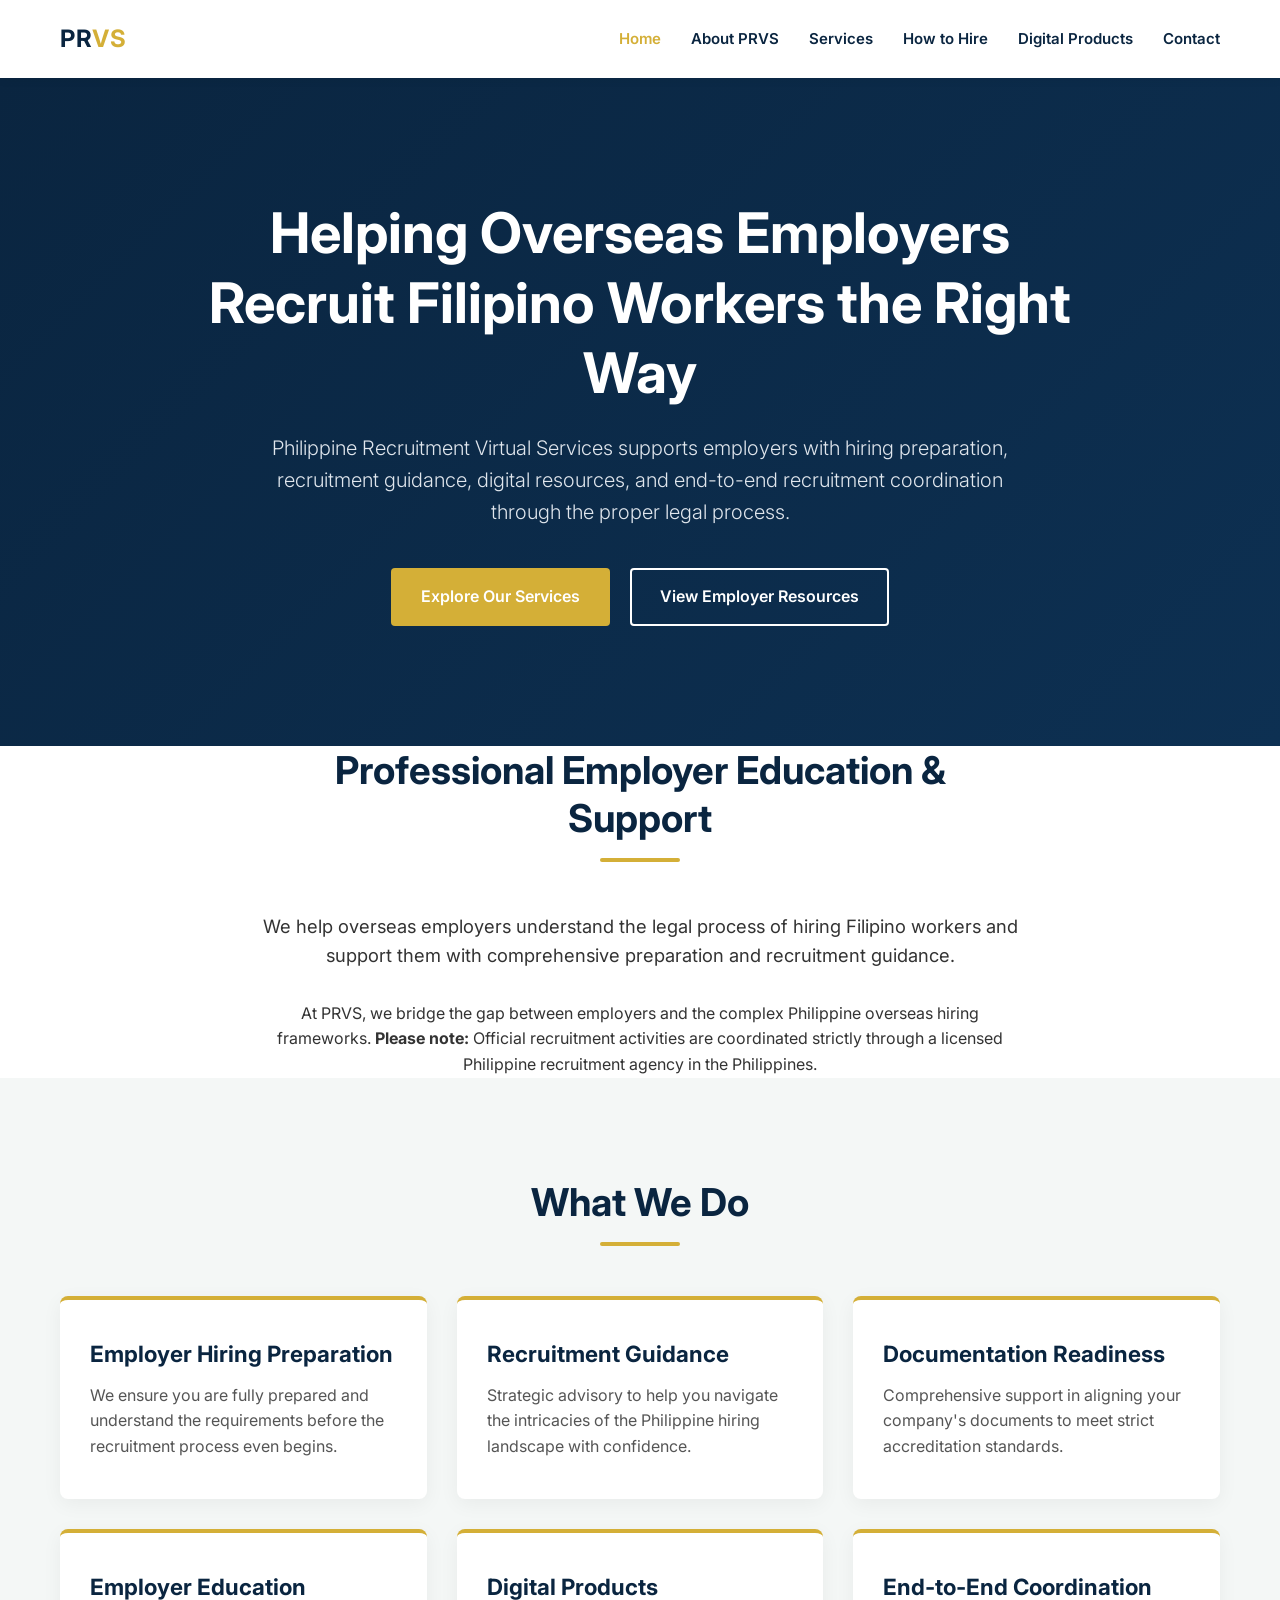
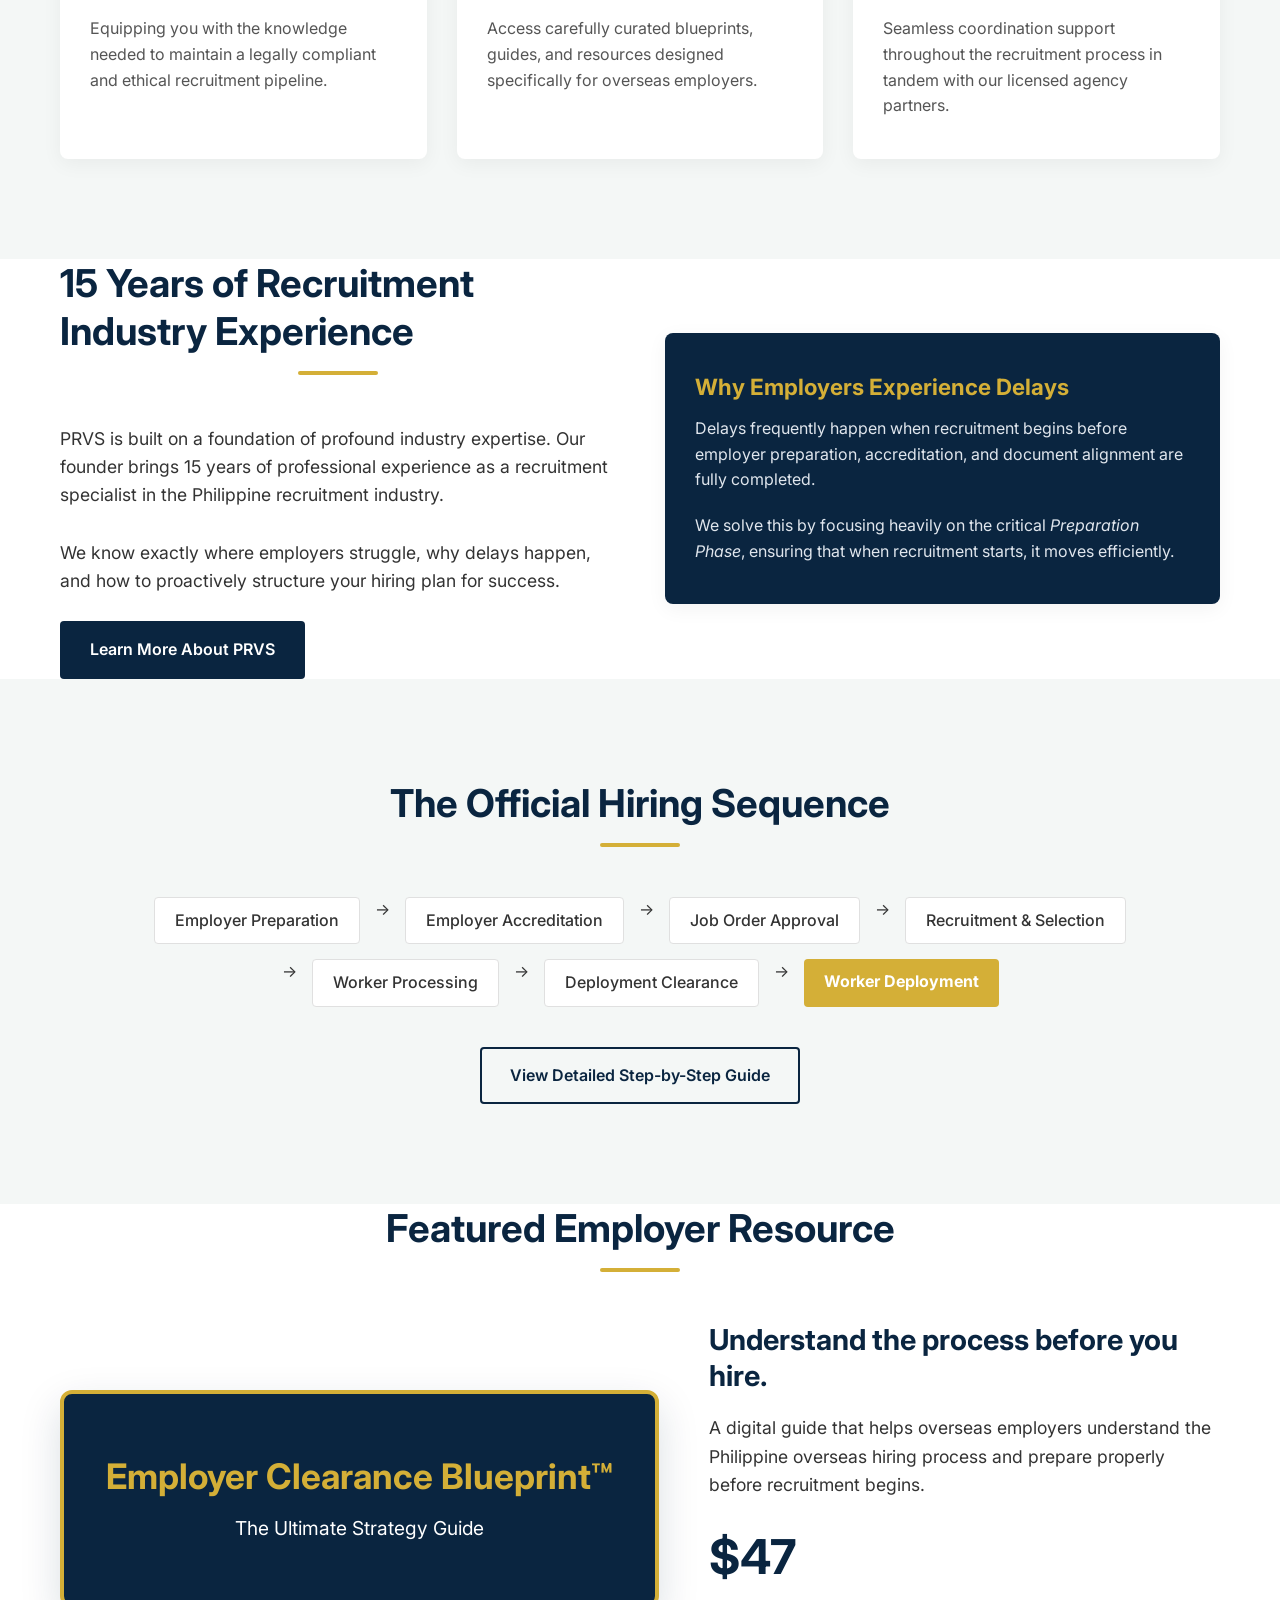
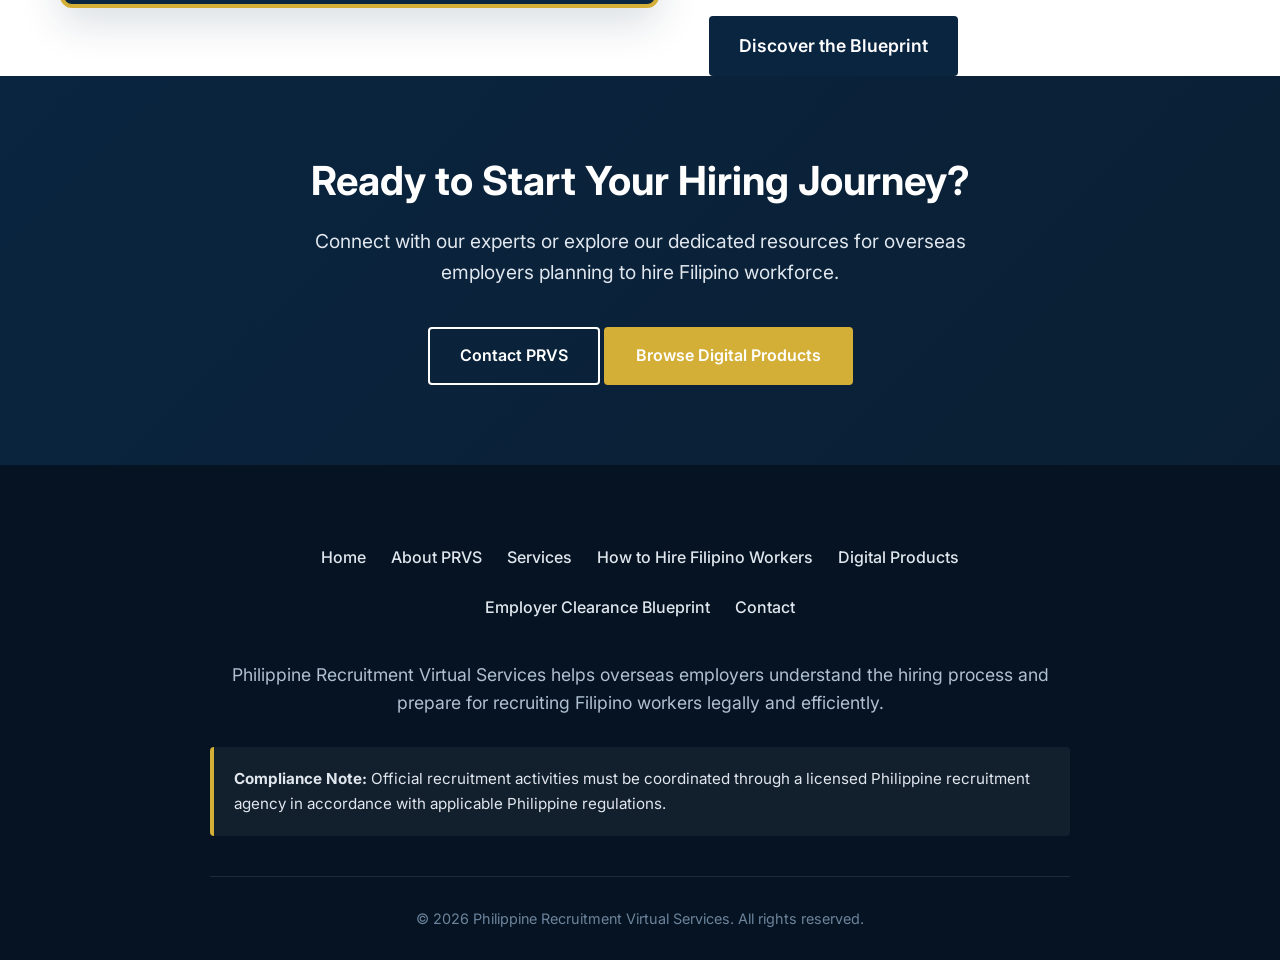
<file: index.html>
<!DOCTYPE html>
<html lang="en">
<head>
    <meta charset="UTF-8">
    <meta name="viewport" content="width=device-width, initial-scale=1.0">
    <title>Home | Philippine Recruitment Virtual Services (PRVS)</title>
    <meta name="description" content="Helping overseas employers recruit Filipino workers legally, efficiently, and with proper preparation.">
    <meta name="keywords" content="hire Filipino workers, Philippine recruitment services, recruit Filipino workers legally, overseas hiring process Philippines">
    <link rel="stylesheet" href="style.css">
    <link href="https://fonts.googleapis.com/css2?family=Inter:wght@300;400;500;600;700&display=swap" rel="stylesheet">
</head>
<body>
    <header>
        <div class="container header-container">
            <a href="index.html" class="logo">PR<span>VS</span></a>
            <nav id="nav-menu">
                <a href="index.html">Home</a>
                <a href="about.html">About PRVS</a>
                <a href="services.html">Services</a>
                <a href="how-to-hire.html">How to Hire</a>
                <a href="products.html">Digital Products</a>
                <a href="contact.html">Contact</a>
            </nav>
            <button class="menu-toggle" aria-label="Toggle menu">☰</button>
        </div>
    </header>

    <main>
        <!-- Hero Section -->
        <section class="hero">
            <div class="container">
                <h1>Helping Overseas Employers Recruit Filipino Workers the Right Way</h1>
                <p>Philippine Recruitment Virtual Services supports employers with hiring preparation, recruitment guidance, digital resources, and end-to-end recruitment coordination through the proper legal process.</p>
                <div class="btn-group">
                    <a href="services.html" class="btn btn-accent">Explore Our Services</a>
                    <a href="products.html" class="btn btn-outline">View Employer Resources</a>
                </div>
            </div>
        </section>

        <!-- Introduction Section -->
        <section class="container max-w-800 text-center">
            <h2 class="section-title">Professional Employer Education & Support</h2>
            <p class="mb-30" style="font-size: 1.15rem;">We help overseas employers understand the legal process of hiring Filipino workers and support them with comprehensive preparation and recruitment guidance.</p>
            <p>At PRVS, we bridge the gap between employers and the complex Philippine overseas hiring frameworks. <strong>Please note:</strong> Official recruitment activities are coordinated strictly through a licensed Philippine recruitment agency in the Philippines.</p>
        </section>

        <!-- What PRVS Does (Grid) -->
        <section class="bg-alt">
            <div class="container">
                <h2 class="section-title">What We Do</h2>
                <div class="grid-3">
                    <div class="card">
                        <h3>Employer Hiring Preparation</h3>
                        <p>We ensure you are fully prepared and understand the requirements before the recruitment process even begins.</p>
                    </div>
                    <div class="card">
                        <h3>Recruitment Guidance</h3>
                        <p>Strategic advisory to help you navigate the intricacies of the Philippine hiring landscape with confidence.</p>
                    </div>
                    <div class="card">
                        <h3>Documentation Readiness</h3>
                        <p>Comprehensive support in aligning your company's documents to meet strict accreditation standards.</p>
                    </div>
                    <div class="card">
                        <h3>Employer Education</h3>
                        <p>Equipping you with the knowledge needed to maintain a legally compliant and ethical recruitment pipeline.</p>
                    </div>
                    <div class="card">
                        <h3>Digital Products</h3>
                        <p>Access carefully curated blueprints, guides, and resources designed specifically for overseas employers.</p>
                    </div>
                    <div class="card">
                        <h3>End-to-End Coordination</h3>
                        <p>Seamless coordination support throughout the recruitment process in tandem with our licensed agency partners.</p>
                    </div>
                </div>
            </div>
        </section>

        <!-- Founder Experience -->
        <section class="container">
            <div class="grid-2">
                <div>
                    <h2 class="section-title" style="text-align: left;">15 Years of Recruitment Industry Experience</h2>
                    <p class="mb-30" style="font-size: 1.1rem;">PRVS is built on a foundation of profound industry expertise. Our founder brings 15 years of professional experience as a recruitment specialist in the Philippine recruitment industry.</p>
                    <p style="font-size: 1.1rem;">We know exactly where employers struggle, why delays happen, and how to proactively structure your hiring plan for success.</p>
                    <br>
                    <a href="about.html" class="btn btn-primary">Learn More About PRVS</a>
                </div>
                <!-- Delays Section nested here visually -->
                <div class="card" style="background-color: var(--primary); color: white; border-top: none;">
                    <h3 style="color: var(--accent);">Why Employers Experience Delays</h3>
                    <p style="color: #e0e6ed; margin-bottom: 20px;">Delays frequently happen when recruitment begins before employer preparation, accreditation, and document alignment are fully completed.</p>
                    <p style="color: #e0e6ed;">We solve this by focusing heavily on the critical <em>Preparation Phase</em>, ensuring that when recruitment starts, it moves efficiently.</p>
                </div>
            </div>
        </section>

        <!-- The Official Hiring Process -->
        <section class="bg-alt">
            <div class="container">
                <h2 class="section-title">The Official Hiring Sequence</h2>
                <div class="process-list text-center" style="display: flex; flex-direction: row; flex-wrap: wrap; justify-content: center; gap: 15px; max-width: 1000px;">
                    <span style="background: white; padding: 10px 20px; border-radius: 4px; border: 1px solid var(--border); font-weight: 500;">Employer Preparation</span> <span>→</span>
                    <span style="background: white; padding: 10px 20px; border-radius: 4px; border: 1px solid var(--border); font-weight: 500;">Employer Accreditation</span> <span>→</span>
                    <span style="background: white; padding: 10px 20px; border-radius: 4px; border: 1px solid var(--border); font-weight: 500;">Job Order Approval</span> <span>→</span>
                    <span style="background: white; padding: 10px 20px; border-radius: 4px; border: 1px solid var(--border); font-weight: 500;">Recruitment & Selection</span> <span>→</span>
                    <span style="background: white; padding: 10px 20px; border-radius: 4px; border: 1px solid var(--border); font-weight: 500;">Worker Processing</span> <span>→</span>
                    <span style="background: white; padding: 10px 20px; border-radius: 4px; border: 1px solid var(--border); font-weight: 500;">Deployment Clearance</span> <span>→</span>
                    <span style="background: var(--accent); color: white; padding: 10px 20px; border-radius: 4px; font-weight: bold;">Worker Deployment</span>
                </div>
                <div class="text-center" style="margin-top: 40px;">
                    <a href="how-to-hire.html" class="btn btn-outline" style="border-color: var(--primary); color: var(--primary);">View Detailed Step-by-Step Guide</a>
                </div>
            </div>
        </section>

        <!-- Featured Digital Product -->
        <section class="container">
            <h2 class="section-title">Featured Employer Resource</h2>
            <div class="product-showcase">
                <div class="product-image">
                    <h2>Employer Clearance Blueprint™</h2>
                    <p style="font-size: 1.2rem; margin-top: 10px;">The Ultimate Strategy Guide</p>
                </div>
                <div class="product-details">
                    <h3 style="font-size: 1.8rem; margin-bottom: 20px;">Understand the process before you hire.</h3>
                    <p style="font-size: 1.1rem; margin-bottom: 20px;">A digital guide that helps overseas employers understand the Philippine overseas hiring process and prepare properly before recruitment begins.</p>
                    <div class="price-tag">$47</div>
                    <a href="blueprint.html" class="btn btn-primary" style="font-size: 1.1rem;">Discover the Blueprint</a>
                </div>
            </div>
        </section>

        <!-- CTA Banner -->
        <section class="cta-banner">
            <div class="container">
                <h2>Ready to Start Your Hiring Journey?</h2>
                <p>Connect with our experts or explore our dedicated resources for overseas employers planning to hire Filipino workforce.</p>
                <div class="btn-group">
                    <a href="contact.html" class="btn btn-outline" style="padding: 14px 30px;">Contact PRVS</a>
                    <a href="products.html" class="btn btn-accent" style="padding: 14px 30px; border-color: var(--accent);">Browse Digital Products</a>
                </div>
            </div>
        </section>
    </main>

    <footer>
        <div class="container footer-container">
            <div class="footer-links">
                <a href="index.html">Home</a>
                <a href="about.html">About PRVS</a>
                <a href="services.html">Services</a>
                <a href="how-to-hire.html">How to Hire Filipino Workers</a>
                <a href="products.html">Digital Products</a>
                <a href="blueprint.html">Employer Clearance Blueprint</a>
                <a href="contact.html">Contact</a>
            </div>
            <p class="footer-statement">Philippine Recruitment Virtual Services helps overseas employers understand the hiring process and prepare for recruiting Filipino workers legally and efficiently.</p>
            <div class="compliance-box">
                <strong>Compliance Note:</strong> Official recruitment activities must be coordinated through a licensed Philippine recruitment agency in accordance with applicable Philippine regulations.
            </div>
            <p class="copyright">&copy; 2026 Philippine Recruitment Virtual Services. All rights reserved.</p>
        </div>
    </footer>
    <script src="app.js"></script>
</body>
</html>
</file>
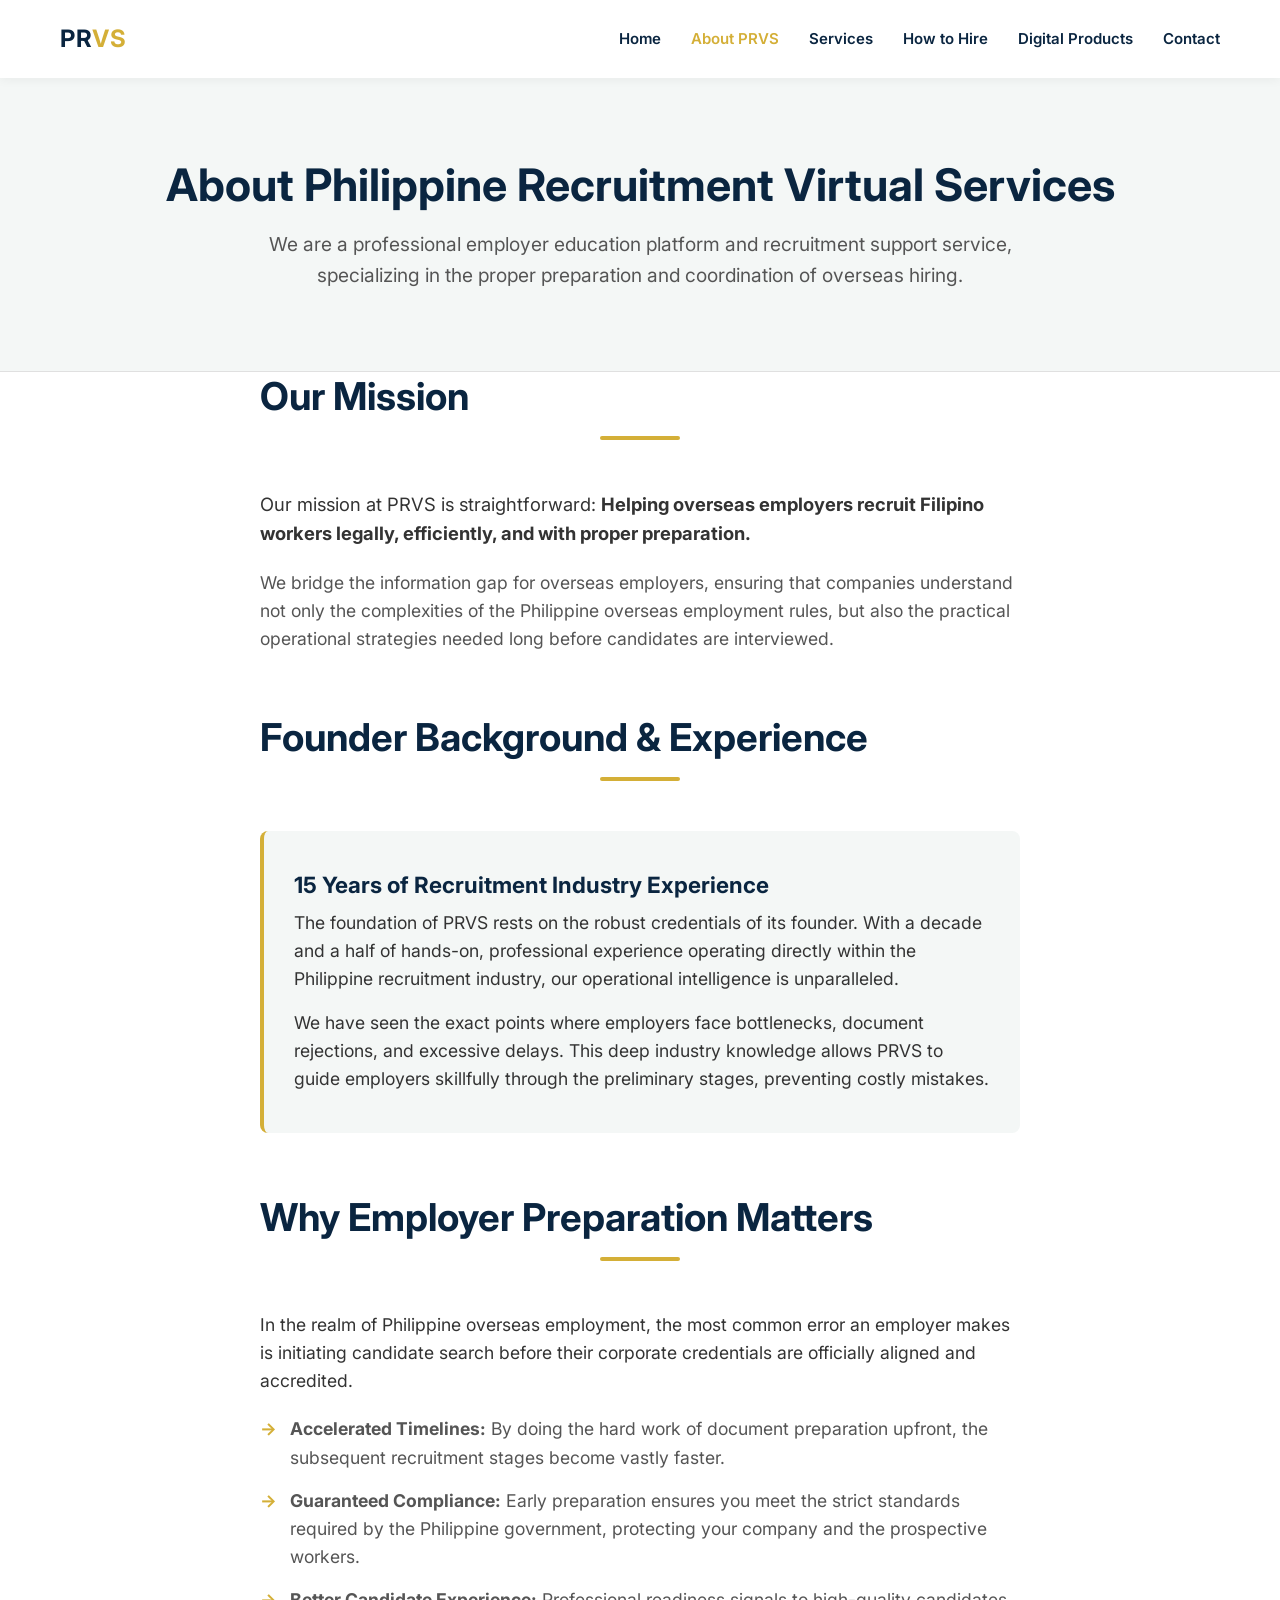
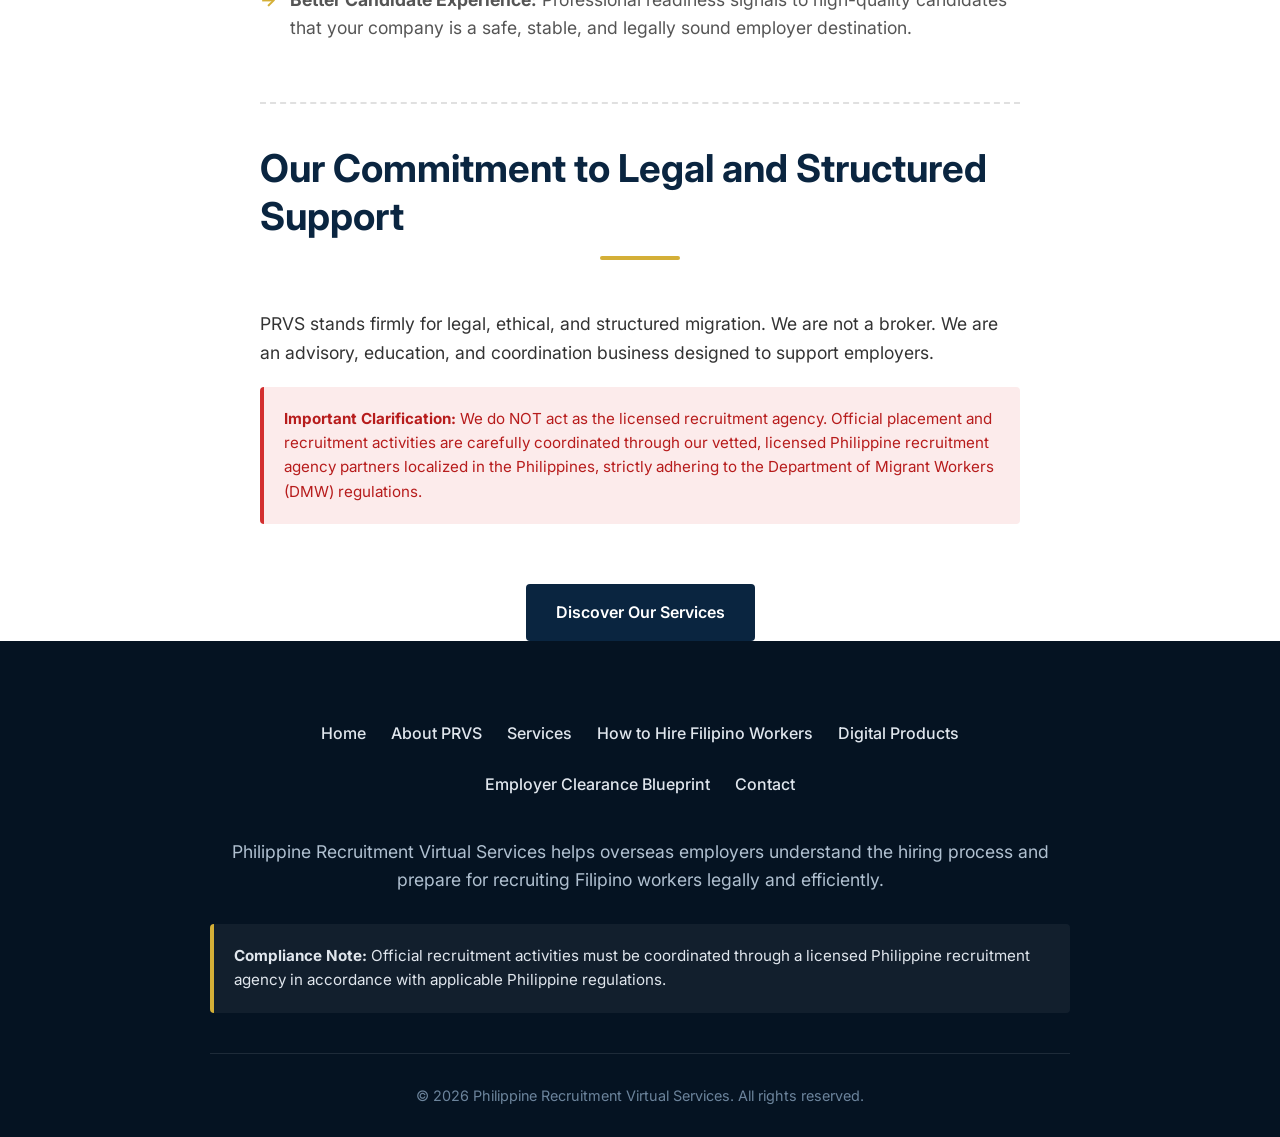
<file: about.html>
<!DOCTYPE html>
<html lang="en">
<head>
    <meta charset="UTF-8">
    <meta name="viewport" content="width=device-width, initial-scale=1.0">
    <title>About | Philippine Recruitment Virtual Services (PRVS)</title>
    <meta name="description" content="Learn about PRVS, our 15 years of recruitment industry experience, and our commitment to legal and structured recruitment support for Filipino workers.">
    <link rel="stylesheet" href="style.css">
    <link href="https://fonts.googleapis.com/css2?family=Inter:wght@300;400;500;600;700&display=swap" rel="stylesheet">
</head>
<body>
    <header>
        <div class="container header-container">
            <a href="index.html" class="logo">PR<span>VS</span></a>
            <nav id="nav-menu">
                <a href="index.html">Home</a>
                <a href="about.html" class="active">About PRVS</a>
                <a href="services.html">Services</a>
                <a href="how-to-hire.html">How to Hire</a>
                <a href="products.html">Digital Products</a>
                <a href="contact.html">Contact</a>
            </nav>
            <button class="menu-toggle" aria-label="Toggle menu">☰</button>
        </div>
    </header>

    <main>
        <!-- Page Header -->
        <section class="page-header">
            <div class="container">
                <h1>About Philippine Recruitment Virtual Services</h1>
                <p>We are a professional employer education platform and recruitment support service, specializing in the proper preparation and coordination of overseas hiring.</p>
            </div>
        </section>

        <!-- Main Content -->
        <section class="container max-w-800">
            <div style="margin-bottom: 60px;">
                <h2 class="section-title" style="text-align: left;">Our Mission</h2>
                <p style="font-size: 1.15rem; margin-bottom: 20px;">Our mission at PRVS is straightforward: <strong>Helping overseas employers recruit Filipino workers legally, efficiently, and with proper preparation.</strong></p>
                <p style="font-size: 1.1rem; color: var(--text-light);">We bridge the information gap for overseas employers, ensuring that companies understand not only the complexities of the Philippine overseas employment rules, but also the practical operational strategies needed long before candidates are interviewed.</p>
            </div>

            <div style="margin-bottom: 60px;">
                <h2 class="section-title" style="text-align: left;">Founder Background & Experience</h2>
                <div class="card" style="border-left: 4px solid var(--accent); border-top: none; background-color: var(--bg-alt); box-shadow: none;">
                    <h3 style="margin-bottom: 10px;">15 Years of Recruitment Industry Experience</h3>
                    <p style="font-size: 1.1rem; color: var(--text);">The foundation of PRVS rests on the robust credentials of its founder. With a decade and a half of hands-on, professional experience operating directly within the Philippine recruitment industry, our operational intelligence is unparalleled.</p>
                    <p style="font-size: 1.1rem; color: var(--text); margin-top: 15px;">We have seen the exact points where employers face bottlenecks, document rejections, and excessive delays. This deep industry knowledge allows PRVS to guide employers skillfully through the preliminary stages, preventing costly mistakes.</p>
                </div>
            </div>

            <div style="margin-bottom: 60px;">
                <h2 class="section-title" style="text-align: left;">Why Employer Preparation Matters</h2>
                <p style="font-size: 1.1rem; margin-bottom: 15px;">In the realm of Philippine overseas employment, the most common error an employer makes is initiating candidate search before their corporate credentials are officially aligned and accredited.</p>
                <ul class="feature-list" style="margin-top: 20px;">
                    <li><strong>Accelerated Timelines:</strong> By doing the hard work of document preparation upfront, the subsequent recruitment stages become vastly faster.</li>
                    <li><strong>Guaranteed Compliance:</strong> Early preparation ensures you meet the strict standards required by the Philippine government, protecting your company and the prospective workers.</li>
                    <li><strong>Better Candidate Experience:</strong> Professional readiness signals to high-quality candidates that your company is a safe, stable, and legally sound employer destination.</li>
                </ul>
            </div>

            <div style="margin-bottom: 40px; border-top: 2px dashed var(--border); padding-top: 40px;">
                <h2 class="section-title" style="text-align: left;">Our Commitment to Legal and Structured Support</h2>
                <p style="font-size: 1.1rem; margin-bottom: 20px;">PRVS stands firmly for legal, ethical, and structured migration. We are not a broker. We are an advisory, education, and coordination business designed to support employers.</p>
                <div class="compliance-box" style="background-color: #fcebeb; border-color: #d32f2f; color: #b71c1c;">
                    <strong>Important Clarification:</strong> We do NOT act as the licensed recruitment agency. Official placement and recruitment activities are carefully coordinated through our vetted, licensed Philippine recruitment agency partners localized in the Philippines, strictly adhering to the Department of Migrant Workers (DMW) regulations.
                </div>
            </div>
            
            <div class="text-center" style="margin-top: 60px;">
                <a href="services.html" class="btn btn-primary">Discover Our Services</a>
            </div>
        </section>
    </main>

    <footer>
        <div class="container footer-container">
            <div class="footer-links">
                <a href="index.html">Home</a>
                <a href="about.html">About PRVS</a>
                <a href="services.html">Services</a>
                <a href="how-to-hire.html">How to Hire Filipino Workers</a>
                <a href="products.html">Digital Products</a>
                <a href="blueprint.html">Employer Clearance Blueprint</a>
                <a href="contact.html">Contact</a>
            </div>
            <p class="footer-statement">Philippine Recruitment Virtual Services helps overseas employers understand the hiring process and prepare for recruiting Filipino workers legally and efficiently.</p>
            <div class="compliance-box">
                <strong>Compliance Note:</strong> Official recruitment activities must be coordinated through a licensed Philippine recruitment agency in accordance with applicable Philippine regulations.
            </div>
            <p class="copyright">&copy; 2026 Philippine Recruitment Virtual Services. All rights reserved.</p>
        </div>
    </footer>
    <script src="app.js"></script>
</body>
</html>
</file>
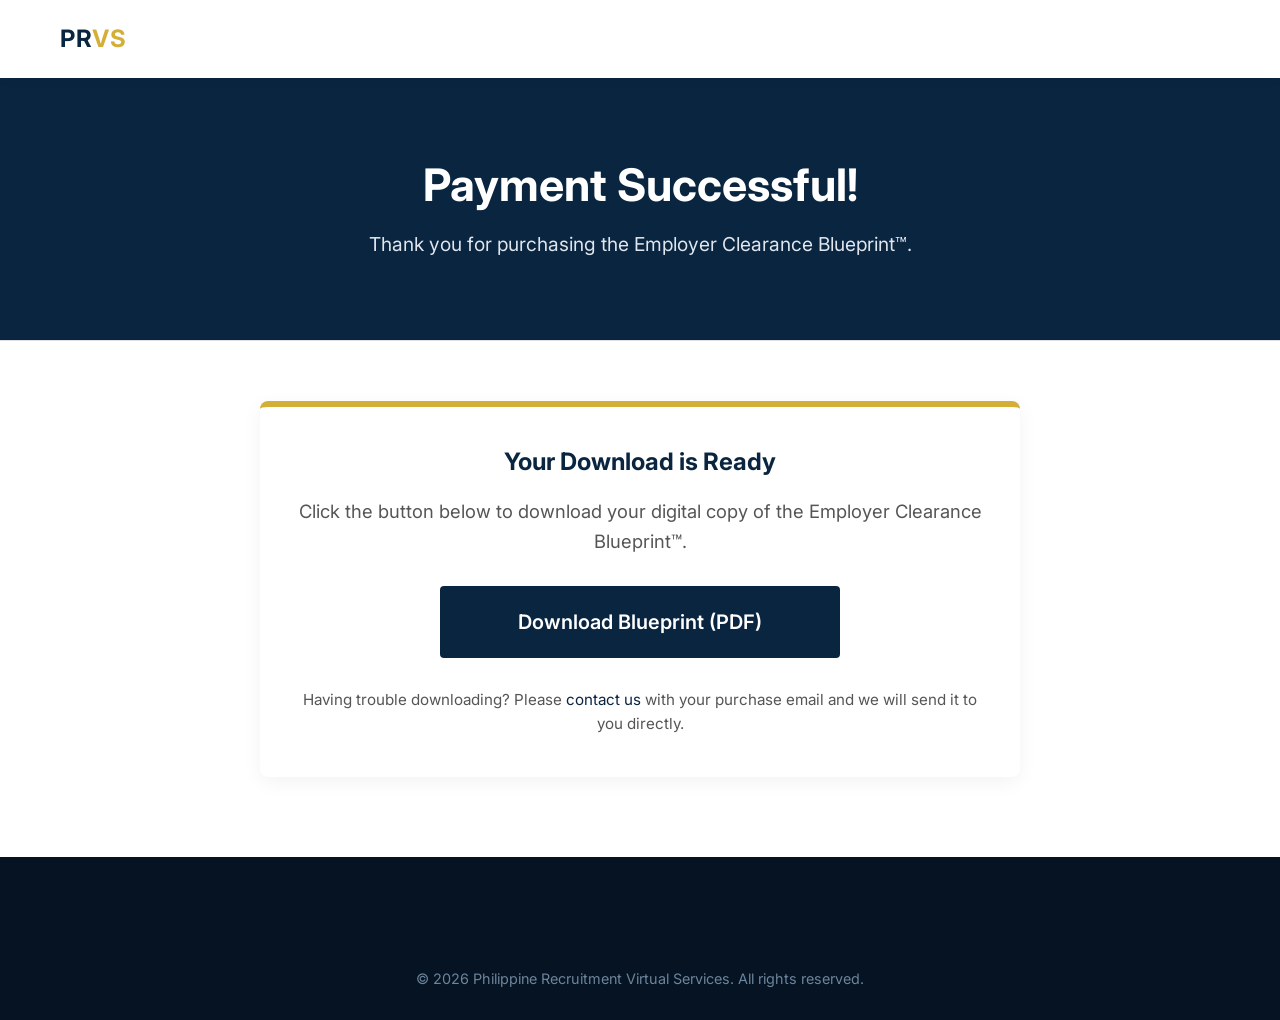
<file: blueprint-download-success.html>
<!DOCTYPE html>
<html lang="en">
<head>
    <meta charset="UTF-8">
    <meta name="viewport" content="width=device-width, initial-scale=1.0">
    <title>Download Your Blueprint | PRVS</title>
    <!-- We add a meta tag to prevent search engines from indexing this secret page -->
    <meta name="robots" content="noindex, nofollow">
    <link rel="stylesheet" href="style.css">
    <link href="https://fonts.googleapis.com/css2?family=Inter:wght@300;400;500;600;700&display=swap" rel="stylesheet">
</head>
<body>
    <header>
        <div class="container header-container">
            <a href="index.html" class="logo">PR<span>VS</span></a>
        </div>
    </header>

    <main>
        <section class="page-header" style="background-color: var(--primary); color: white;">
            <div class="container">
                <h1 style="color: white;">Payment Successful!</h1>
                <p style="color: #e0e6ed;">Thank you for purchasing the Employer Clearance Blueprint™.</p>
            </div>
        </section>

        <section class="container max-w-800 text-center" style="padding-top: 60px; padding-bottom: 80px;">
            <div class="card" style="border-top-width: 6px;">
                <h2 style="margin-bottom: 20px;">Your Download is Ready</h2>
                <p style="font-size: 1.15rem; margin-bottom: 30px;">Click the button below to download your digital copy of the Employer Clearance Blueprint™.</p>
                
                <!-- Replace 'Employer-Clearance-Blueprint.pdf' with the actual filename of your PDF -->
                <a href="Employer-Clearance-Blueprint.pdf" download class="btn btn-primary" style="font-size: 1.25rem; padding: 18px 40px; width: 100%; max-width: 400px; display: inline-block;">
                    Download Blueprint (PDF)
                </a>

                <p style="margin-top: 30px; font-size: 0.95rem; color: var(--text-light);">
                    Having trouble downloading? Please <a href="contact.html">contact us</a> with your purchase email and we will send it to you directly.
                </p>
            </div>
        </section>
    </main>

    <footer>
        <div class="container footer-container">
            <p class="copyright" style="border-top: none;">&copy; 2026 Philippine Recruitment Virtual Services. All rights reserved.</p>
        </div>
    </footer>
</body>
</html>
</file>
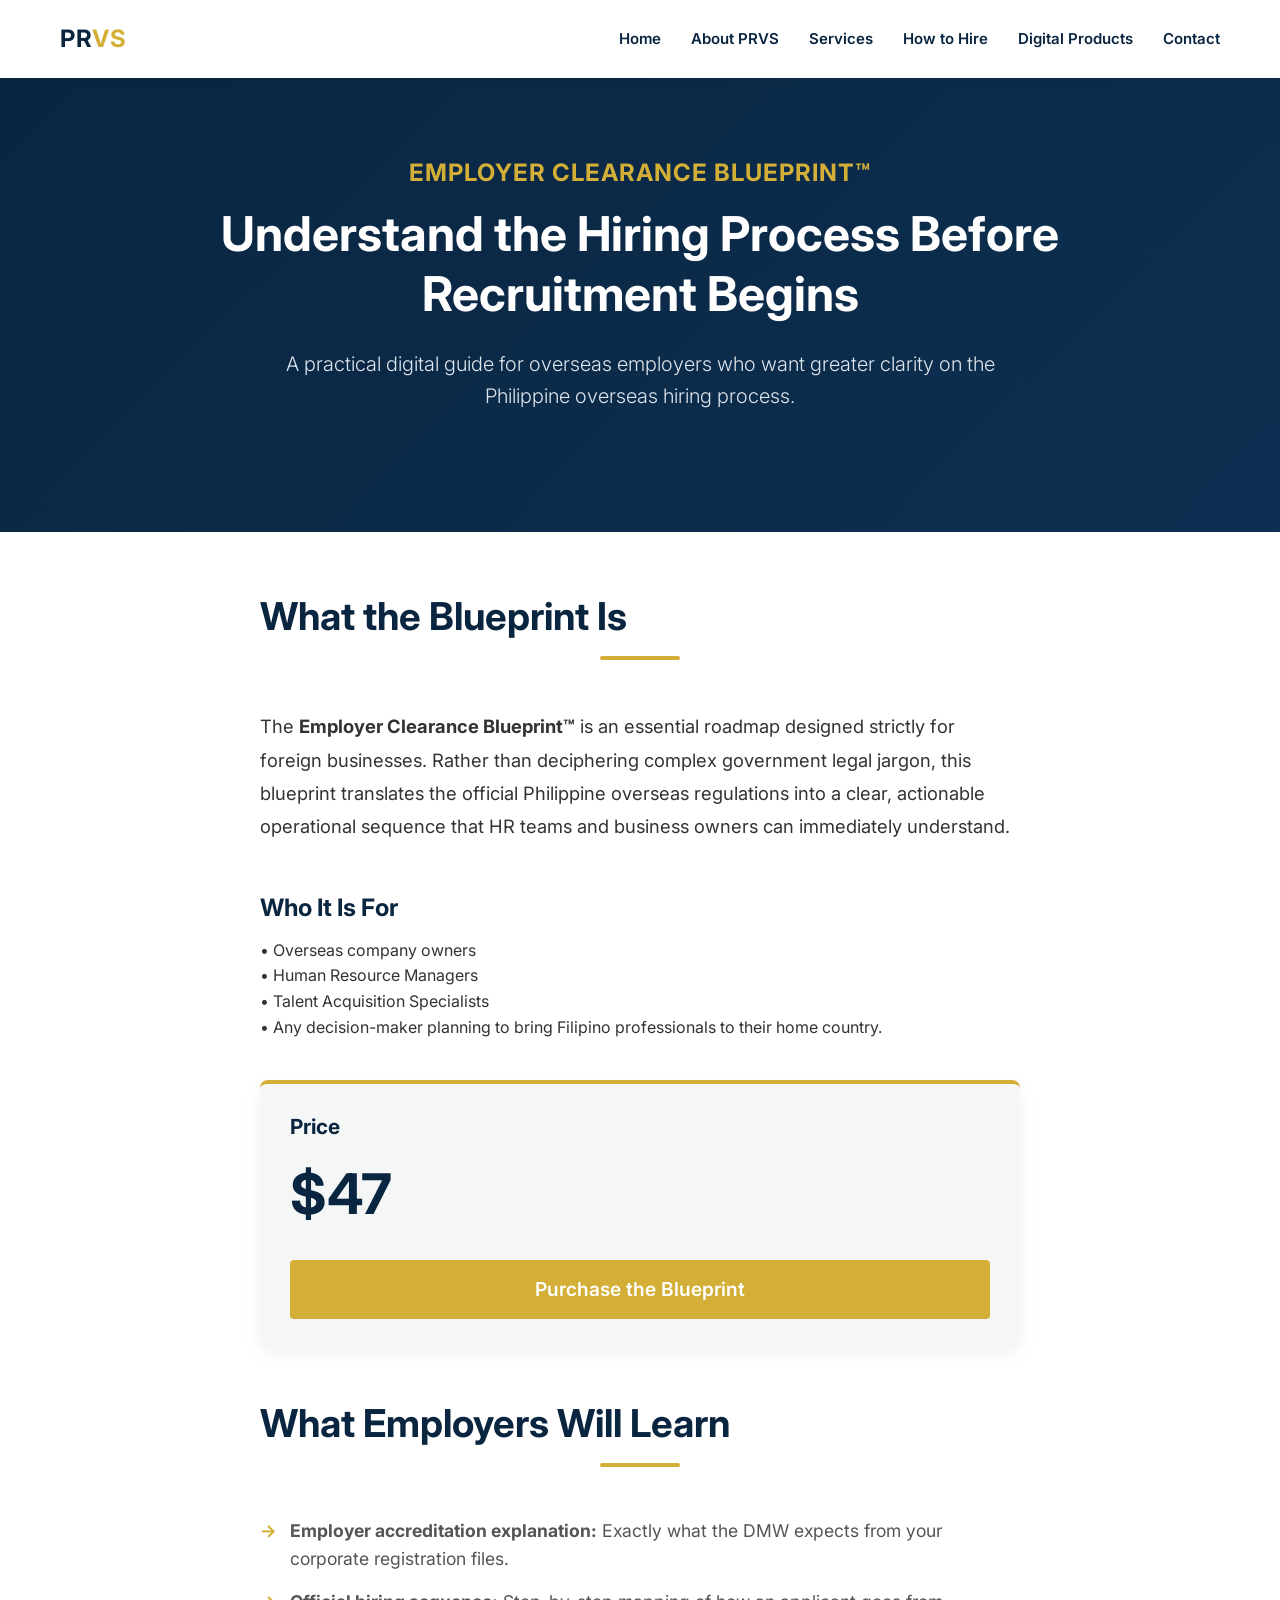
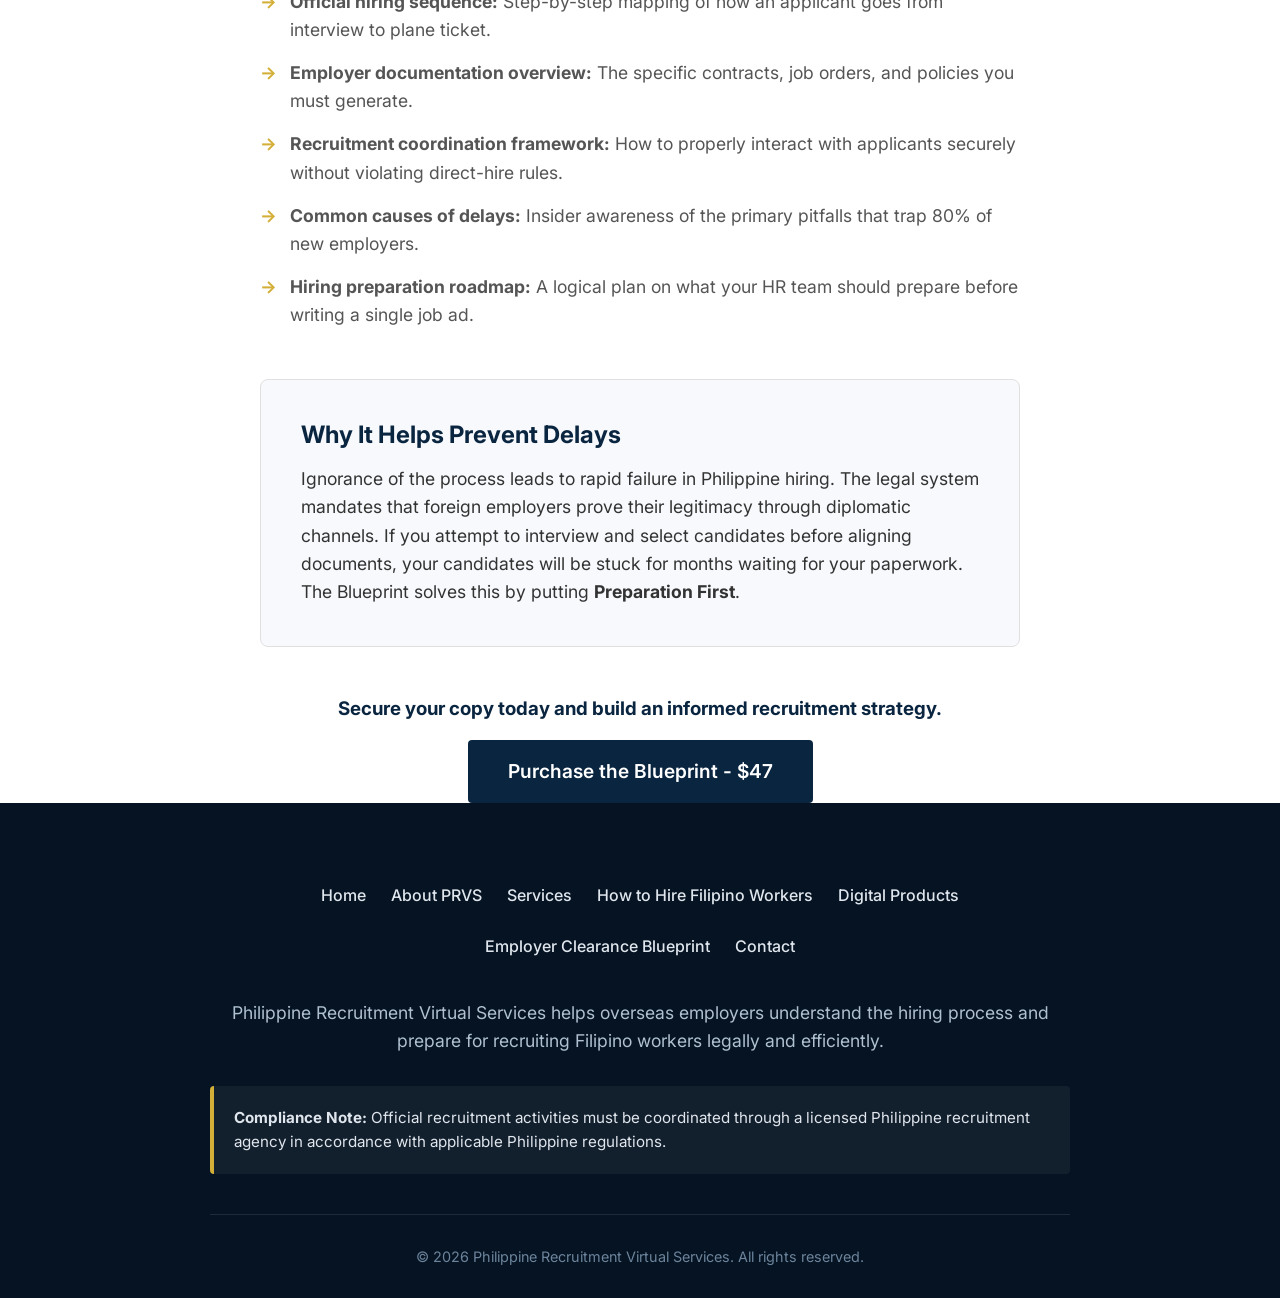
<file: blueprint.html>
<!DOCTYPE html>
<html lang="en">

<head>
    <meta charset="UTF-8">
    <meta name="viewport" content="width=device-width, initial-scale=1.0">
    <title>Employer Clearance Blueprint™ | PRVS</title>
    <meta name="description"
        content="A practical digital guide for overseas employers to understand the Philippine overseas hiring process and prepare before recruitment begins.">
    <link rel="stylesheet" href="style.css">
    <link href="https://fonts.googleapis.com/css2?family=Inter:wght@300;400;500;600;700&display=swap" rel="stylesheet">
</head>

<body>
    <header>
        <div class="container header-container">
            <a href="index.html" class="logo">PR<span>VS</span></a>
            <nav id="nav-menu">
                <a href="index.html">Home</a>
                <a href="about.html">About PRVS</a>
                <a href="services.html">Services</a>
                <a href="how-to-hire.html">How to Hire</a>
                <a href="products.html">Digital Products</a>
                <a href="contact.html">Contact</a>
            </nav>
            <button class="menu-toggle" aria-label="Toggle menu">☰</button>
        </div>
    </header>

    <main>
        <!-- Product Header -->
        <section class="hero" style="padding: 80px 20px;">
            <div class="container">
                <h2 style="color: var(--accent); font-size: 1.5rem; letter-spacing: 1px; text-transform: uppercase;">
                    Employer Clearance Blueprint™</h2>
                <h1 style="font-size: 3rem; margin-top: 15px;">Understand the Hiring Process Before Recruitment Begins
                </h1>
                <p>A practical digital guide for overseas employers who want greater clarity on the Philippine overseas
                    hiring process.</p>
            </div>
        </section>

        <!-- Product Details -->
        <section class="container max-w-800" style="padding-top: 60px;">

            <div style="margin-bottom: 50px;">
                <h2 class="section-title" style="text-align: left;">What the Blueprint Is</h2>
                <p style="font-size: 1.15rem; line-height: 1.8;">The <strong>Employer Clearance Blueprint™</strong> is
                    an essential roadmap designed strictly for foreign businesses. Rather than deciphering complex
                    government legal jargon, this blueprint translates the official Philippine overseas regulations into
                    a clear, actionable operational sequence that HR teams and business owners can immediately
                    understand.</p>
            </div>

            <div class="grid-2" style="margin-bottom: 50px; row-gap: 40px;">
                <div>
                    <h3 style="color: var(--primary); margin-bottom: 15px; font-size: 1.5rem;">Who It Is For</h3>
                    <p>• Overseas company owners<br>• Human Resource Managers<br>• Talent Acquisition Specialists<br>•
                        Any decision-maker planning to bring Filipino professionals to their home country.</p>
                </div>
                <div class="card"
                    style="background-color: var(--bg-alt); border-top: 4px solid var(--accent); padding: 30px;">
                    <h3 style="color: var(--primary); margin-bottom: 10px; font-size: 1.3rem;">Price</h3>
                    <div style="font-size: 3.5rem; font-weight: 700; color: var(--primary); margin-bottom: 20px;">$47
                    </div>
                    <!-- This link will be replaced with your PayPal Link -->
                    <a href="https://www.paypal.com/ncp/payment/ZAWRW7Q37JJZE" class="btn btn-accent"
                        style="width: 100%; font-size: 1.2rem; cursor: pointer; border: none; text-align: center; display: inline-block; box-sizing: border-box;">Purchase
                        the Blueprint</a>
                </div>
            </div>

            <div style="margin-bottom: 50px;">
                <h2 class="section-title" style="text-align: left;">What Employers Will Learn</h2>
                <ul class="feature-list" style="margin-top: 20px;">
                    <li><strong>Employer accreditation explanation:</strong> Exactly what the DMW expects from your
                        corporate registration files.</li>
                    <li><strong>Official hiring sequence:</strong> Step-by-step mapping of how an applicant goes from
                        interview to plane ticket.</li>
                    <li><strong>Employer documentation overview:</strong> The specific contracts, job orders, and
                        policies you must generate.</li>
                    <li><strong>Recruitment coordination framework:</strong> How to properly interact with applicants
                        securely without violating direct-hire rules.</li>
                    <li><strong>Common causes of delays:</strong> Insider awareness of the primary pitfalls that trap
                        80% of new employers.</li>
                    <li><strong>Hiring preparation roadmap:</strong> A logical plan on what your HR team should prepare
                        before writing a single job ad.</li>
                </ul>
            </div>

            <div
                style="margin-bottom: 50px; background-color: #f7f9fc; padding: 40px; border-radius: 8px; border: 1px solid var(--border);">
                <h2 style="color: var(--primary); margin-bottom: 15px;">Why It Helps Prevent Delays</h2>
                <p style="font-size: 1.1rem; color: var(--text);">Ignorance of the process leads to rapid failure in
                    Philippine hiring. The legal system mandates that foreign employers prove their legitimacy through
                    diplomatic channels. If you attempt to interview and select candidates before aligning documents,
                    your candidates will be stuck for months waiting for your paperwork. The Blueprint solves this by
                    putting <strong>Preparation First</strong>.</p>
            </div>

            <div style="text-align: center; margin-top: 40px;">
                <h3 style="margin-bottom: 20px;">Secure your copy today and build an informed recruitment strategy.</h3>
                <!-- This link will be replaced with your PayPal Link -->
                <a href="https://www.paypal.com/ncp/payment/ZAWRW7Q37JJZE" class="btn btn-primary"
                    style="padding: 16px 40px; font-size: 1.2rem; cursor: pointer; border: none; display: inline-block;">Purchase
                    the Blueprint - $47</a>
            </div>

        </section>
    </main>

    <footer>
        <div class="container footer-container">
            <div class="footer-links">
                <a href="index.html">Home</a>
                <a href="about.html">About PRVS</a>
                <a href="services.html">Services</a>
                <a href="how-to-hire.html">How to Hire Filipino Workers</a>
                <a href="products.html">Digital Products</a>
                <a href="blueprint.html">Employer Clearance Blueprint</a>
                <a href="contact.html">Contact</a>
            </div>
            <p class="footer-statement">Philippine Recruitment Virtual Services helps overseas employers understand the
                hiring process and prepare for recruiting Filipino workers legally and efficiently.</p>
            <div class="compliance-box">
                <strong>Compliance Note:</strong> Official recruitment activities must be coordinated through a licensed
                Philippine recruitment agency in accordance with applicable Philippine regulations.
            </div>
            <p class="copyright">&copy; 2026 Philippine Recruitment Virtual Services. All rights reserved.</p>
        </div>
    </footer>
    <script src="app.js"></script>
</body>

</html>
</file>
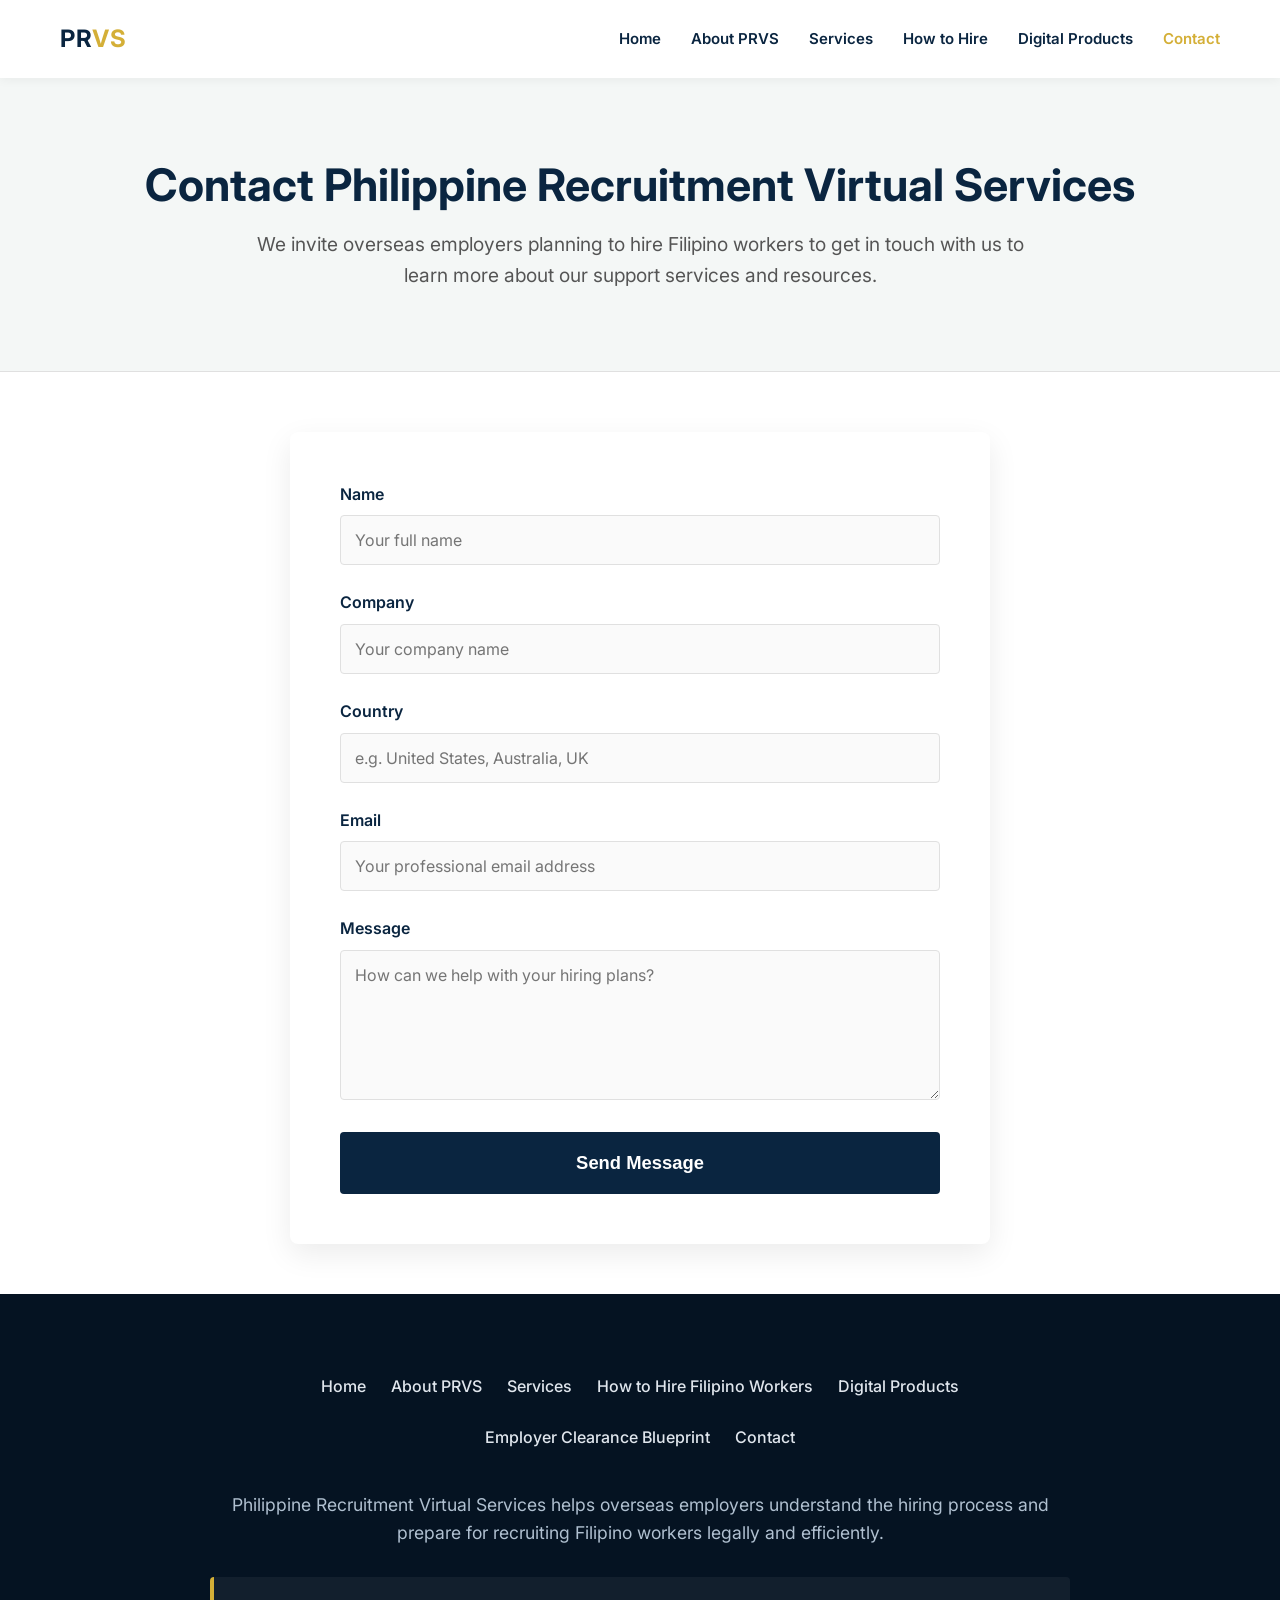
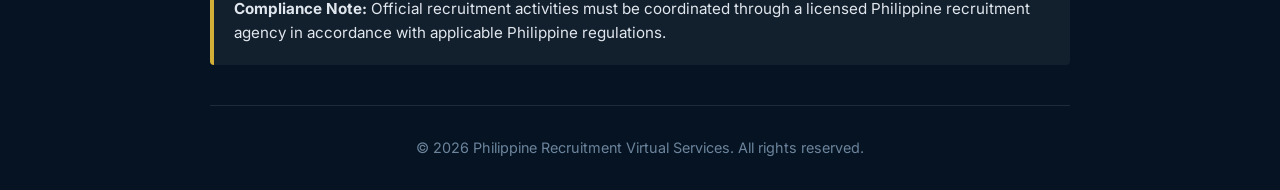
<file: contact.html>
<!DOCTYPE html>
<html lang="en">
<head>
    <meta charset="UTF-8">
    <meta name="viewport" content="width=device-width, initial-scale=1.0">
    <title>Contact | Philippine Recruitment Virtual Services (PRVS)</title>
    <meta name="description" content="Contact PRVS to learn more about our recruitment support services and resources for overseas employers hiring from the Philippines.">
    <link rel="stylesheet" href="style.css">
    <link href="https://fonts.googleapis.com/css2?family=Inter:wght@300;400;500;600;700&display=swap" rel="stylesheet">
</head>
<body>
    <header>
        <div class="container header-container">
            <a href="index.html" class="logo">PR<span>VS</span></a>
            <nav id="nav-menu">
                <a href="index.html">Home</a>
                <a href="about.html">About PRVS</a>
                <a href="services.html">Services</a>
                <a href="how-to-hire.html">How to Hire</a>
                <a href="products.html">Digital Products</a>
                <a href="contact.html" class="active">Contact</a>
            </nav>
            <button class="menu-toggle" aria-label="Toggle menu">☰</button>
        </div>
    </header>

    <main>
        <!-- Page Header -->
        <section class="page-header">
            <div class="container">
                <h1>Contact Philippine Recruitment Virtual Services</h1>
                <p>We invite overseas employers planning to hire Filipino workers to get in touch with us to learn more about our support services and resources.</p>
            </div>
        </section>

        <!-- Contact Form Section -->
        <section class="container mb-50" style="padding-top: 60px;">
            <div class="contact-container">
                <form action="#" method="POST" onsubmit="event.preventDefault(); alert('In a live environment, this connects to your backend or form processor.');">
                    <div class="form-group">
                        <label for="name">Name</label>
                        <input type="text" id="name" name="name" class="form-control" required placeholder="Your full name">
                    </div>
                    
                    <div class="form-group">
                        <label for="company">Company</label>
                        <input type="text" id="company" name="company" class="form-control" required placeholder="Your company name">
                    </div>

                    <div class="form-group">
                        <label for="country">Country</label>
                        <input type="text" id="country" name="country" class="form-control" required placeholder="e.g. United States, Australia, UK">
                    </div>

                    <div class="form-group">
                        <label for="email">Email</label>
                        <input type="email" id="email" name="email" class="form-control" required placeholder="Your professional email address">
                    </div>

                    <div class="form-group">
                        <label for="message">Message</label>
                        <textarea id="message" name="message" class="form-control" required placeholder="How can we help with your hiring plans?"></textarea>
                    </div>

                    <button type="submit" class="btn btn-primary" style="width: 100%; font-size: 1.15rem; padding: 18px;">Send Message</button>
                </form>
            </div>
        </section>
    </main>

    <footer>
        <div class="container footer-container">
            <div class="footer-links">
                <a href="index.html">Home</a>
                <a href="about.html">About PRVS</a>
                <a href="services.html">Services</a>
                <a href="how-to-hire.html">How to Hire Filipino Workers</a>
                <a href="products.html">Digital Products</a>
                <a href="blueprint.html">Employer Clearance Blueprint</a>
                <a href="contact.html">Contact</a>
            </div>
            <p class="footer-statement">Philippine Recruitment Virtual Services helps overseas employers understand the hiring process and prepare for recruiting Filipino workers legally and efficiently.</p>
            <div class="compliance-box">
                <strong>Compliance Note:</strong> Official recruitment activities must be coordinated through a licensed Philippine recruitment agency in accordance with applicable Philippine regulations.
            </div>
            <p class="copyright">&copy; 2026 Philippine Recruitment Virtual Services. All rights reserved.</p>
        </div>
    </footer>
    <script src="app.js"></script>
</body>
</html>
</file>
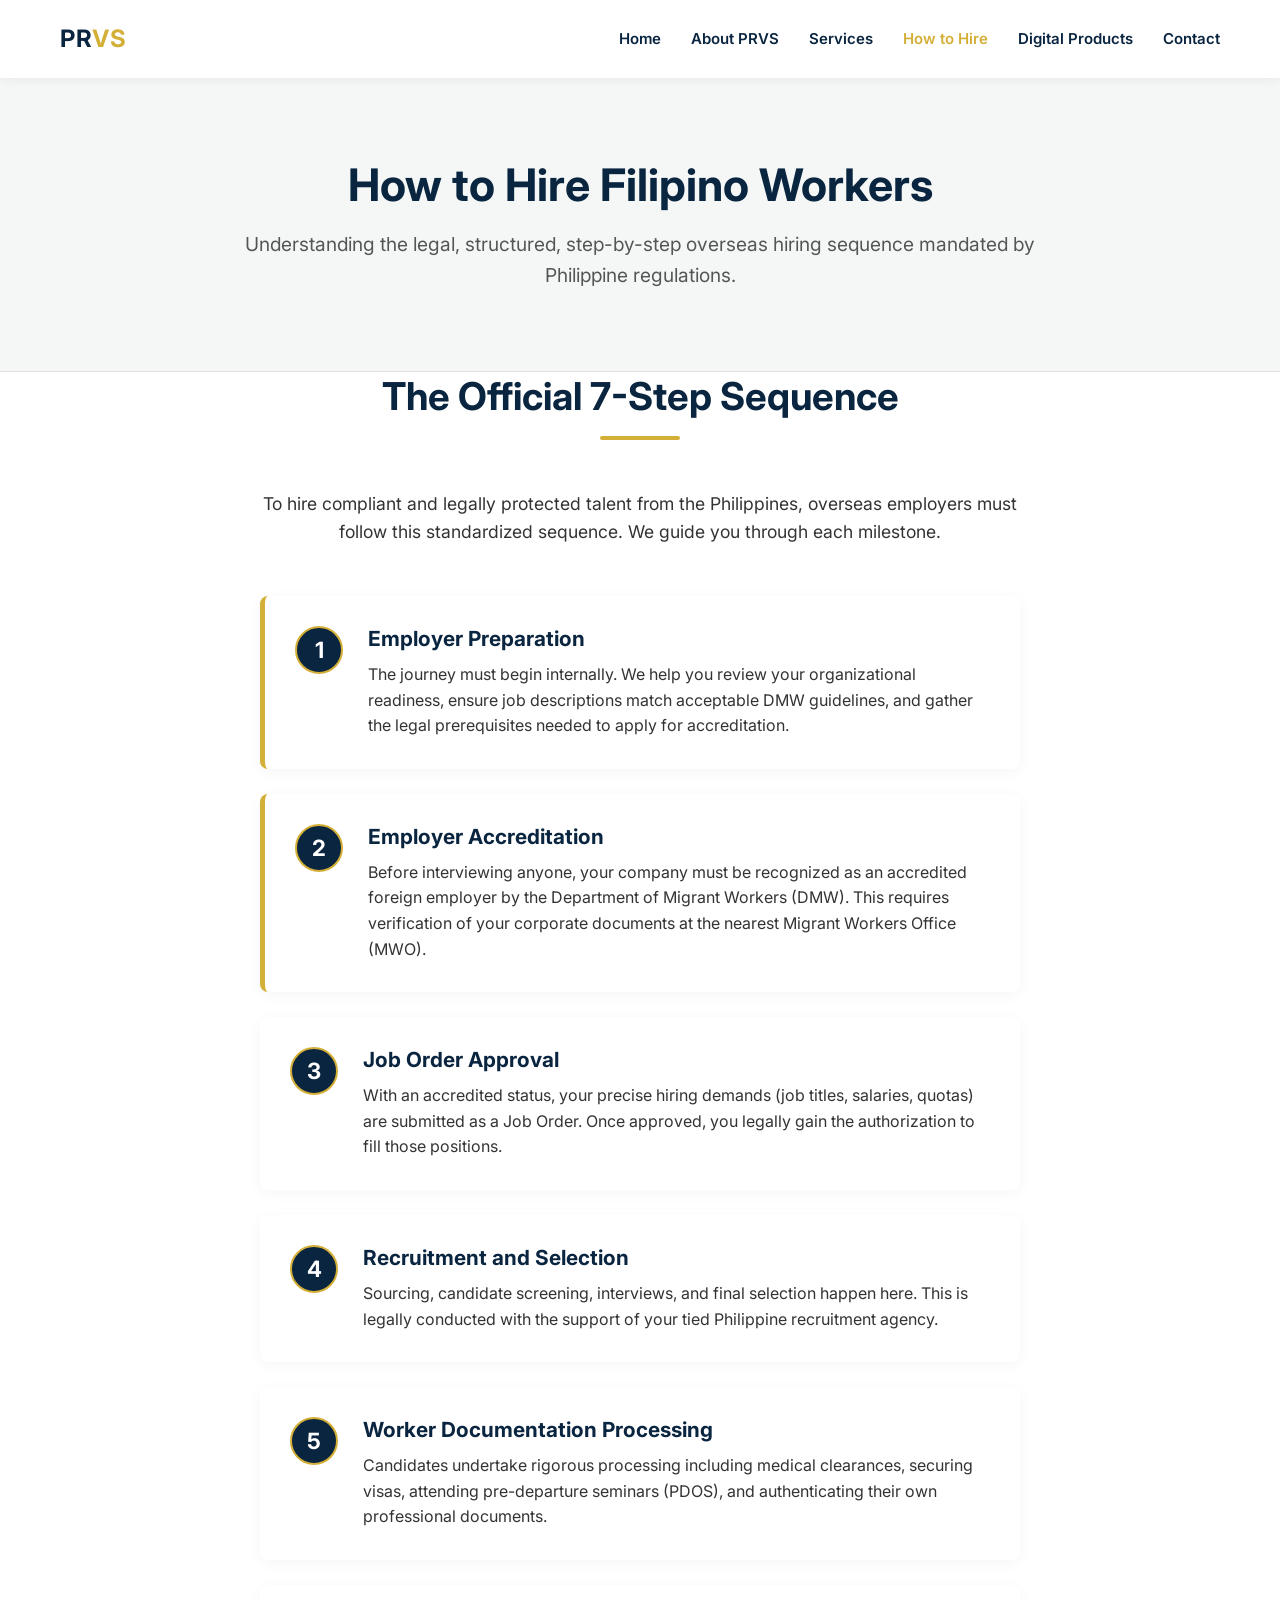
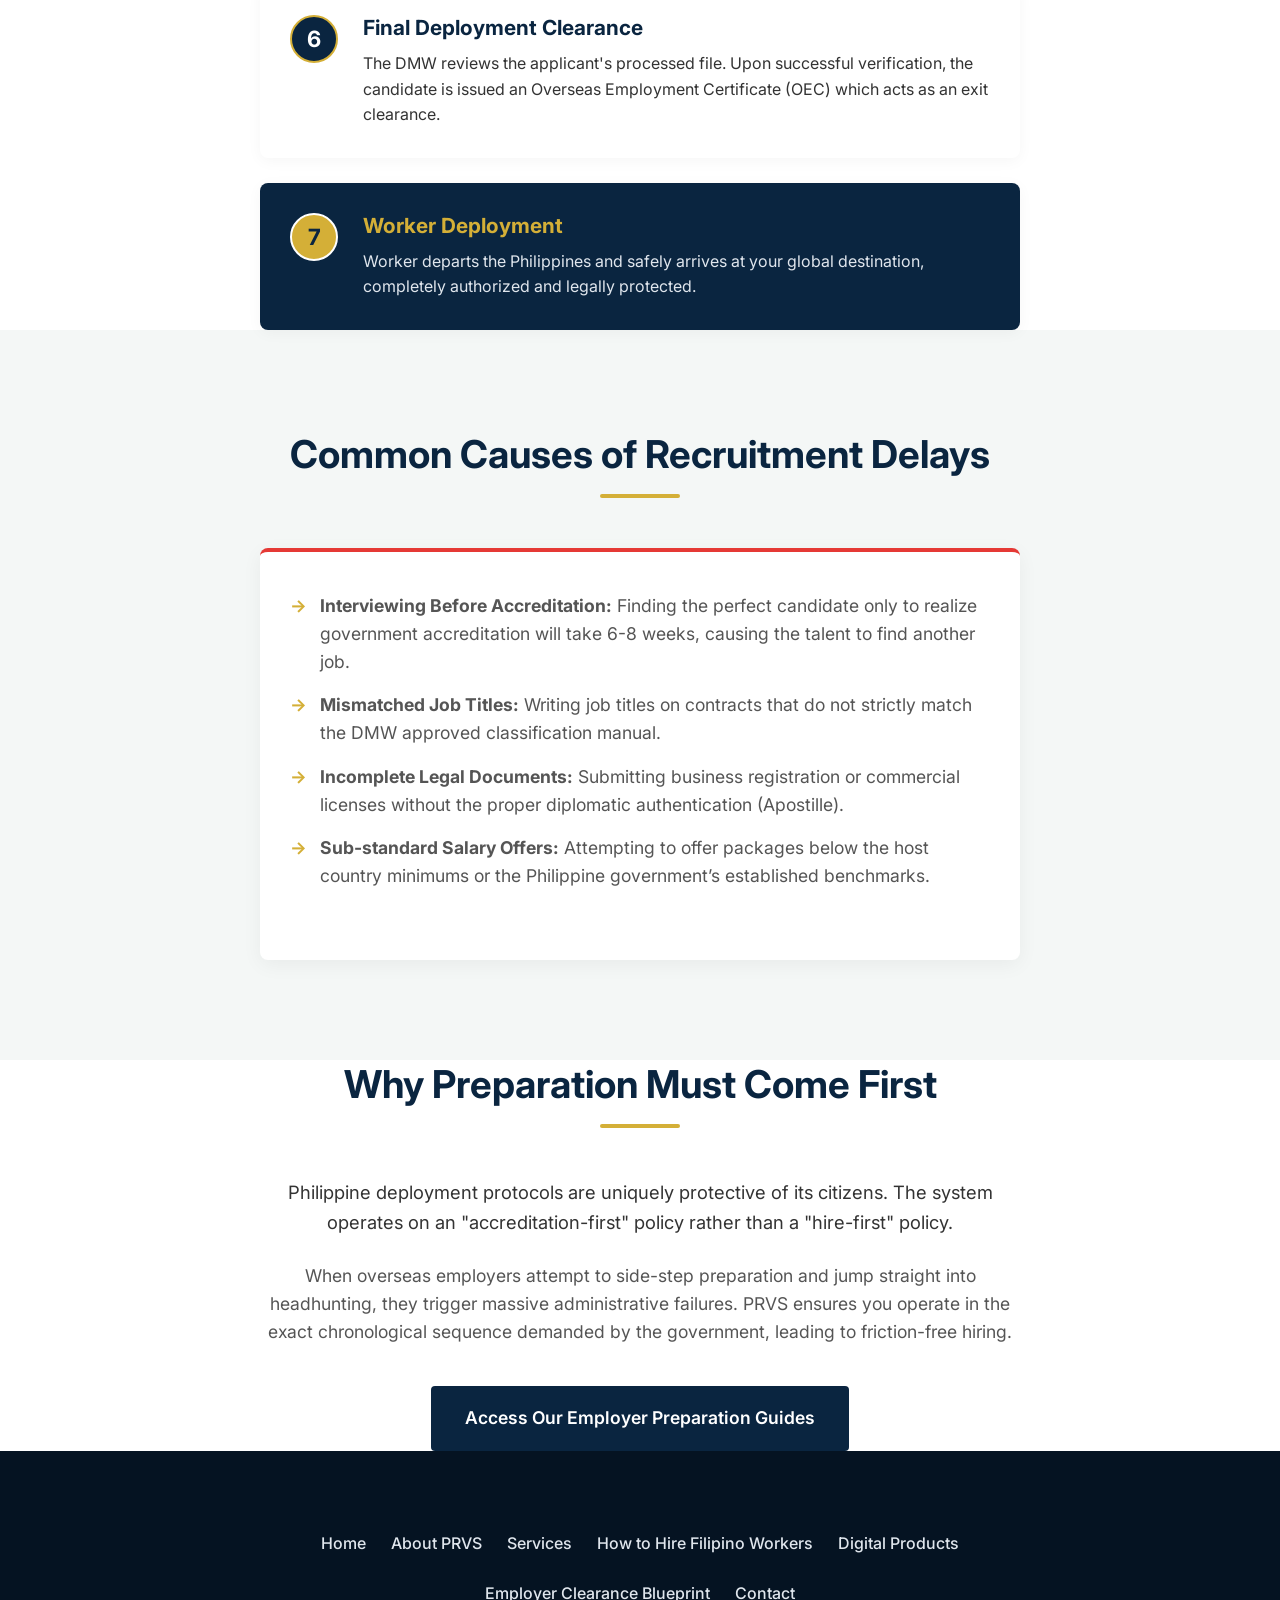
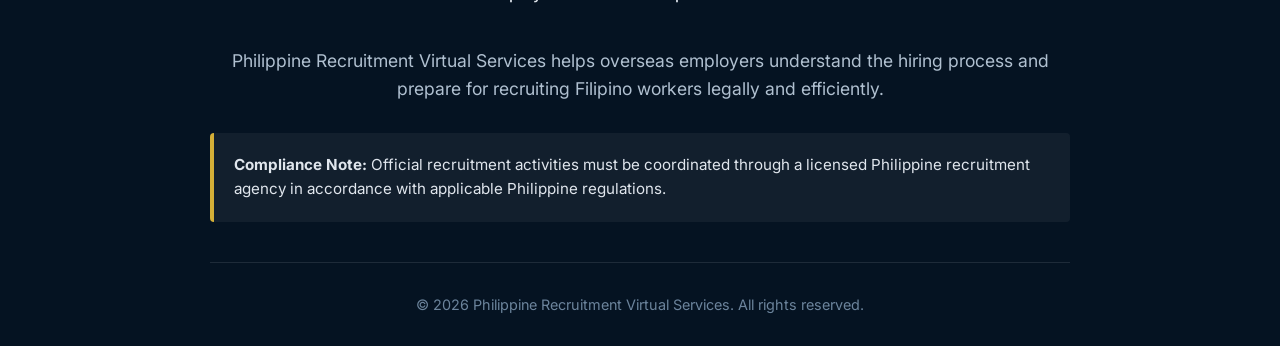
<file: how-to-hire.html>
<!DOCTYPE html>
<html lang="en">
<head>
    <meta charset="UTF-8">
    <meta name="viewport" content="width=device-width, initial-scale=1.0">
    <title>How to Hire Filipino Workers | PRVS</title>
    <meta name="description" content="Step-by-step guide to the legal and structured overseas hiring process in the Philippines, explaining accreditation, job orders, and worker deployment.">
    <link rel="stylesheet" href="style.css">
    <link href="https://fonts.googleapis.com/css2?family=Inter:wght@300;400;500;600;700&display=swap" rel="stylesheet">
</head>
<body>
    <header>
        <div class="container header-container">
            <a href="index.html" class="logo">PR<span>VS</span></a>
            <nav id="nav-menu">
                <a href="index.html">Home</a>
                <a href="about.html">About PRVS</a>
                <a href="services.html">Services</a>
                <a href="how-to-hire.html" class="active">How to Hire</a>
                <a href="products.html">Digital Products</a>
                <a href="contact.html">Contact</a>
            </nav>
            <button class="menu-toggle" aria-label="Toggle menu">☰</button>
        </div>
    </header>

    <main>
        <!-- Page Header -->
        <section class="page-header">
            <div class="container">
                <h1>How to Hire Filipino Workers</h1>
                <p>Understanding the legal, structured, step-by-step overseas hiring sequence mandated by Philippine regulations.</p>
            </div>
        </section>

        <!-- Hiring Sequence -->
        <section class="container max-w-800">
            <h2 class="section-title">The Official 7-Step Sequence</h2>
            <p class="mb-50 text-center" style="font-size: 1.1rem;">To hire compliant and legally protected talent from the Philippines, overseas employers must follow this standardized sequence. We guide you through each milestone.</p>
            
            <div class="process-list">
                <div class="step-card" style="border-left: 5px solid var(--accent);">
                    <div class="step-num" style="background-color: var(--primary);">1</div>
                    <div class="step-content">
                        <h3 style="color: var(--primary);">Employer Preparation</h3>
                        <p>The journey must begin internally. We help you review your organizational readiness, ensure job descriptions match acceptable DMW guidelines, and gather the legal prerequisites needed to apply for accreditation.</p>
                    </div>
                </div>

                <div class="step-card" style="border-left: 5px solid var(--accent);">
                    <div class="step-num" style="background-color: var(--primary);">2</div>
                    <div class="step-content">
                        <h3 style="color: var(--primary);">Employer Accreditation</h3>
                        <p>Before interviewing anyone, your company must be recognized as an accredited foreign employer by the Department of Migrant Workers (DMW). This requires verification of your corporate documents at the nearest Migrant Workers Office (MWO).</p>
                    </div>
                </div>

                <div class="step-card">
                    <div class="step-num">3</div>
                    <div class="step-content">
                        <h3>Job Order Approval</h3>
                        <p>With an accredited status, your precise hiring demands (job titles, salaries, quotas) are submitted as a Job Order. Once approved, you legally gain the authorization to fill those positions.</p>
                    </div>
                </div>

                <div class="step-card">
                    <div class="step-num">4</div>
                    <div class="step-content">
                        <h3>Recruitment and Selection</h3>
                        <p>Sourcing, candidate screening, interviews, and final selection happen here. This is legally conducted with the support of your tied Philippine recruitment agency.</p>
                    </div>
                </div>

                <div class="step-card">
                    <div class="step-num">5</div>
                    <div class="step-content">
                        <h3>Worker Documentation Processing</h3>
                        <p>Candidates undertake rigorous processing including medical clearances, securing visas, attending pre-departure seminars (PDOS), and authenticating their own professional documents.</p>
                    </div>
                </div>

                <div class="step-card">
                    <div class="step-num">6</div>
                    <div class="step-content">
                        <h3>Final Deployment Clearance</h3>
                        <p>The DMW reviews the applicant's processed file. Upon successful verification, the candidate is issued an Overseas Employment Certificate (OEC) which acts as an exit clearance.</p>
                    </div>
                </div>

                <div class="step-card" style="background-color: var(--primary); color: white;">
                    <div class="step-num" style="background-color: var(--accent); border-color: white; color: var(--primary);">7</div>
                    <div class="step-content">
                        <h3 style="color: var(--accent);">Worker Deployment</h3>
                        <p style="color: #e0e6ed;">Worker departs the Philippines and safely arrives at your global destination, completely authorized and legally protected.</p>
                    </div>
                </div>
            </div>
        </section>

        <!-- Common Causes of Delays -->
        <section class="bg-alt">
            <div class="container max-w-800">
                <h2 class="section-title">Common Causes of Recruitment Delays</h2>
                <div class="card" style="border-top-color: #e53935;">
                    <ul class="feature-list">
                        <li><strong>Interviewing Before Accreditation:</strong> Finding the perfect candidate only to realize government accreditation will take 6-8 weeks, causing the talent to find another job.</li>
                        <li><strong>Mismatched Job Titles:</strong> Writing job titles on contracts that do not strictly match the DMW approved classification manual.</li>
                        <li><strong>Incomplete Legal Documents:</strong> Submitting business registration or commercial licenses without the proper diplomatic authentication (Apostille).</li>
                        <li><strong>Sub-standard Salary Offers:</strong> Attempting to offer packages below the host country minimums or the Philippine government’s established benchmarks.</li>
                    </ul>
                </div>
            </div>
        </section>

        <!-- Why Preparation Must Come First -->
        <section class="container max-w-800 text-center">
            <h2 class="section-title">Why Preparation Must Come First</h2>
            <p style="font-size: 1.15rem; margin-bottom: 25px;">Philippine deployment protocols are uniquely protective of its citizens. The system operates on an "accreditation-first" policy rather than a "hire-first" policy.</p>
            <p style="font-size: 1.1rem; color: var(--text-light); margin-bottom: 40px;">When overseas employers attempt to side-step preparation and jump straight into headhunting, they trigger massive administrative failures. PRVS ensures you operate in the exact chronological sequence demanded by the government, leading to friction-free hiring.</p>
            
            <a href="products.html" class="btn btn-primary" style="padding: 16px 32px; font-size: 1.1rem;">Access Our Employer Preparation Guides</a>
        </section>

    </main>

    <footer>
        <div class="container footer-container">
            <div class="footer-links">
                <a href="index.html">Home</a>
                <a href="about.html">About PRVS</a>
                <a href="services.html">Services</a>
                <a href="how-to-hire.html">How to Hire Filipino Workers</a>
                <a href="products.html">Digital Products</a>
                <a href="blueprint.html">Employer Clearance Blueprint</a>
                <a href="contact.html">Contact</a>
            </div>
            <p class="footer-statement">Philippine Recruitment Virtual Services helps overseas employers understand the hiring process and prepare for recruiting Filipino workers legally and efficiently.</p>
            <div class="compliance-box">
                <strong>Compliance Note:</strong> Official recruitment activities must be coordinated through a licensed Philippine recruitment agency in accordance with applicable Philippine regulations.
            </div>
            <p class="copyright">&copy; 2026 Philippine Recruitment Virtual Services. All rights reserved.</p>
        </div>
    </footer>
    <script src="app.js"></script>
</body>
</html>
</file>
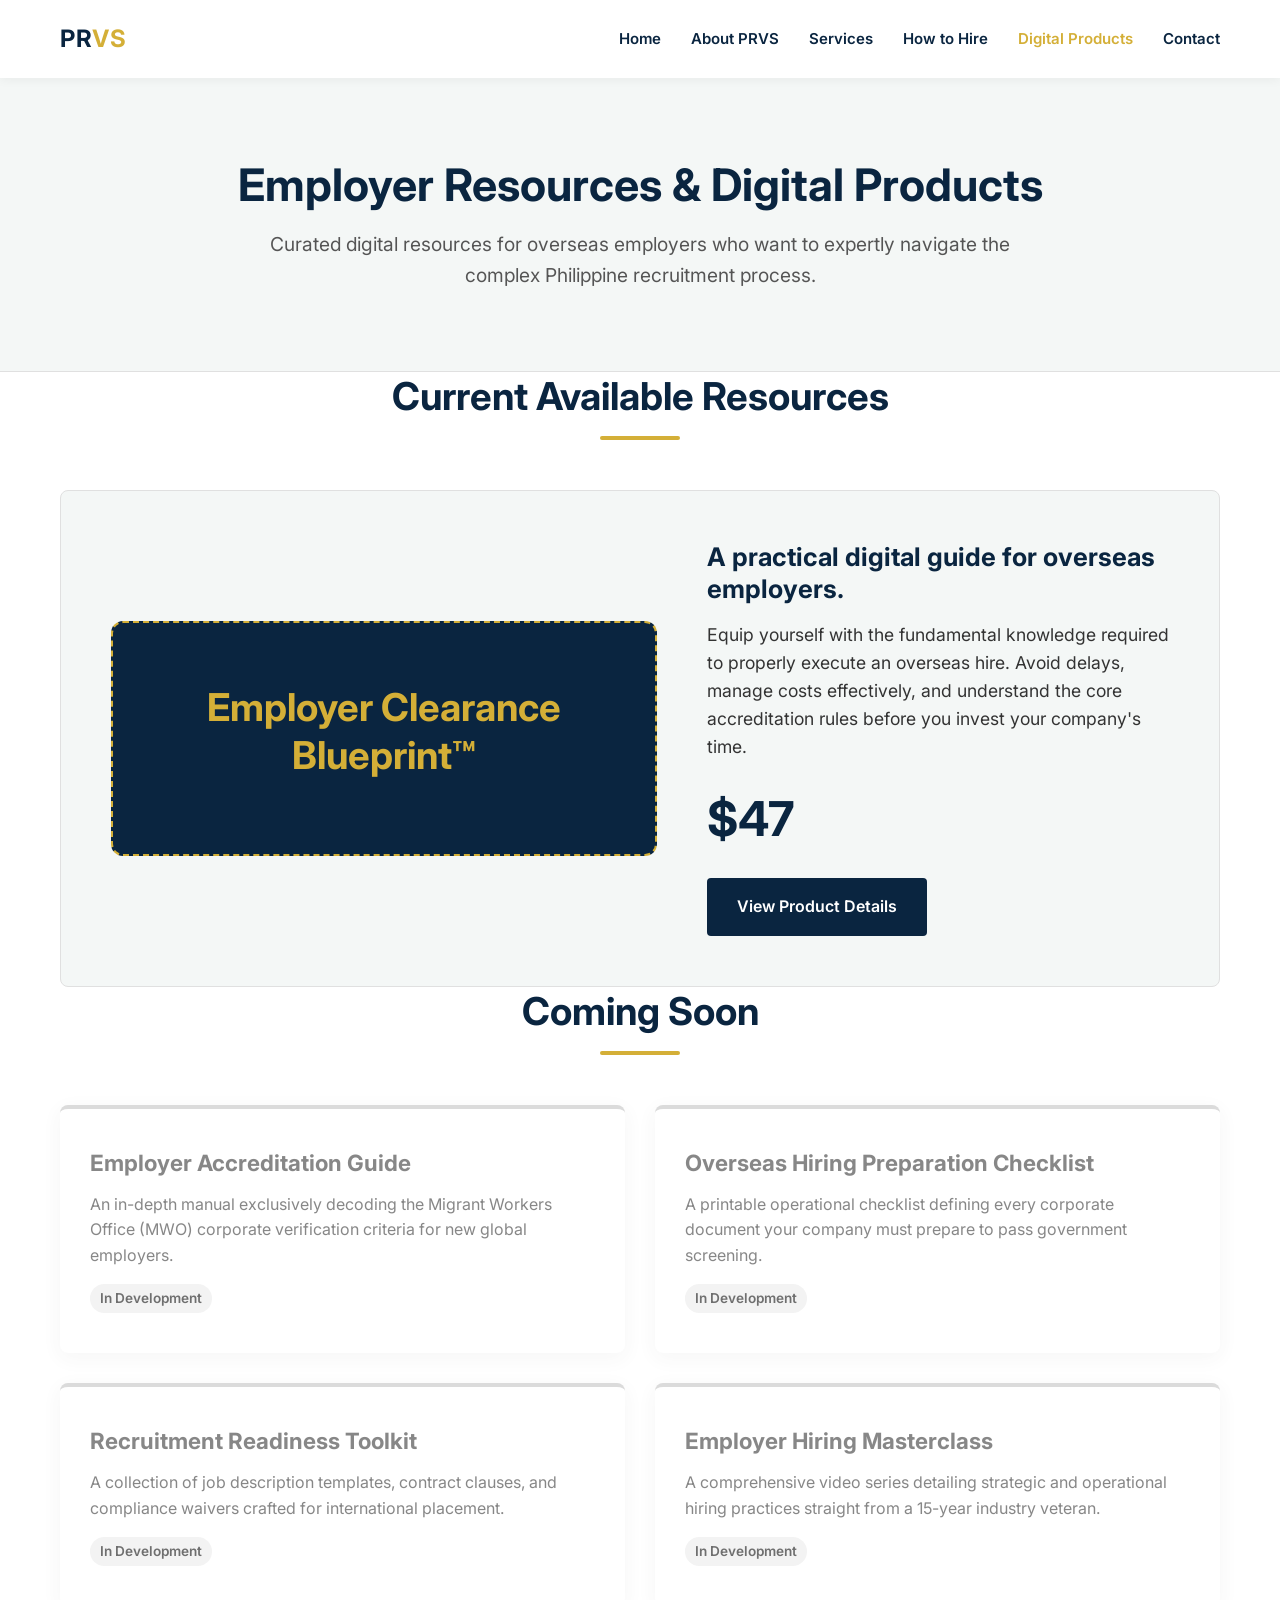
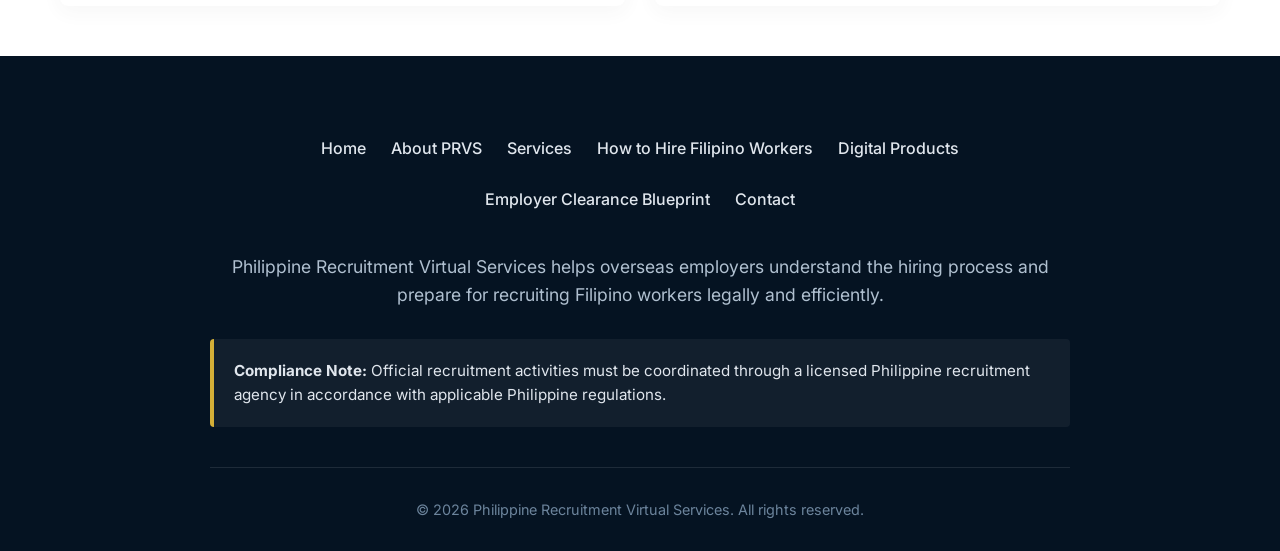
<file: products.html>
<!DOCTYPE html>
<html lang="en">
<head>
    <meta charset="UTF-8">
    <meta name="viewport" content="width=device-width, initial-scale=1.0">
    <title>Digital Products & Resources | PRVS</title>
    <meta name="description" content="Explore digital resources, blueprints, and toolkits created by PRVS for overseas employers hiring from the Philippines.">
    <link rel="stylesheet" href="style.css">
    <link href="https://fonts.googleapis.com/css2?family=Inter:wght@300;400;500;600;700&display=swap" rel="stylesheet">
</head>
<body>
    <header>
        <div class="container header-container">
            <a href="index.html" class="logo">PR<span>VS</span></a>
            <nav id="nav-menu">
                <a href="index.html">Home</a>
                <a href="about.html">About PRVS</a>
                <a href="services.html">Services</a>
                <a href="how-to-hire.html">How to Hire</a>
                <a href="products.html" class="active">Digital Products</a>
                <a href="contact.html">Contact</a>
            </nav>
            <button class="menu-toggle" aria-label="Toggle menu">☰</button>
        </div>
    </header>

    <main>
        <!-- Page Header -->
        <section class="page-header">
            <div class="container">
                <h1>Employer Resources & Digital Products</h1>
                <p>Curated digital resources for overseas employers who want to expertly navigate the complex Philippine recruitment process.</p>
            </div>
        </section>

        <!-- Products List -->
        <section class="container">
            <h2 class="section-title">Current Available Resources</h2>
            
            <div class="product-showcase" style="background: var(--bg-alt); padding: 50px; border-radius: 8px; border: 1px solid var(--border);">
                <div class="product-image" style="box-shadow: none; border: 2px dashed var(--accent);">
                    <h2 style="font-size: 2.4rem;">Employer Clearance Blueprint™</h2>
                </div>
                <div class="product-details">
                    <h3 style="font-size: 1.6rem; color: var(--primary);">A practical digital guide for overseas employers.</h3>
                    <p style="font-size: 1.1rem; margin-top: 15px;">Equip yourself with the fundamental knowledge required to properly execute an overseas hire. Avoid delays, manage costs effectively, and understand the core accreditation rules before you invest your company's time.</p>
                    <div class="price-tag" style="margin-bottom: 20px;">$47</div>
                    <a href="blueprint.html" class="btn btn-primary">View Product Details</a>
                </div>
            </div>
        </section>

        <!-- Future Placeholders -->
        <section class="container mb-50">
            <h2 class="section-title">Coming Soon</h2>
            <div class="grid-2" style="column-gap: 30px; row-gap: 30px;">
                
                <div class="card" style="opacity: 0.7; border-top-color: #ccc;">
                    <h3 style="color: #555;">Employer Accreditation Guide</h3>
                    <p>An in-depth manual exclusively decoding the Migrant Workers Office (MWO) corporate verification criteria for new global employers.</p>
                    <span style="display: inline-block; margin-top: 15px; padding: 4px 10px; background: #eee; border-radius: 20px; font-size: 0.85rem; font-weight: 600;">In Development</span>
                </div>

                <div class="card" style="opacity: 0.7; border-top-color: #ccc;">
                    <h3 style="color: #555;">Overseas Hiring Preparation Checklist</h3>
                    <p>A printable operational checklist defining every corporate document your company must prepare to pass government screening.</p>
                    <span style="display: inline-block; margin-top: 15px; padding: 4px 10px; background: #eee; border-radius: 20px; font-size: 0.85rem; font-weight: 600;">In Development</span>
                </div>

                <div class="card" style="opacity: 0.7; border-top-color: #ccc;">
                    <h3 style="color: #555;">Recruitment Readiness Toolkit</h3>
                    <p>A collection of job description templates, contract clauses, and compliance waivers crafted for international placement.</p>
                    <span style="display: inline-block; margin-top: 15px; padding: 4px 10px; background: #eee; border-radius: 20px; font-size: 0.85rem; font-weight: 600;">In Development</span>
                </div>

                <div class="card" style="opacity: 0.7; border-top-color: #ccc;">
                    <h3 style="color: #555;">Employer Hiring Masterclass</h3>
                    <p>A comprehensive video series detailing strategic and operational hiring practices straight from a 15-year industry veteran.</p>
                    <span style="display: inline-block; margin-top: 15px; padding: 4px 10px; background: #eee; border-radius: 20px; font-size: 0.85rem; font-weight: 600;">In Development</span>
                </div>

            </div>
        </section>
    </main>

    <footer>
        <div class="container footer-container">
            <div class="footer-links">
                <a href="index.html">Home</a>
                <a href="about.html">About PRVS</a>
                <a href="services.html">Services</a>
                <a href="how-to-hire.html">How to Hire Filipino Workers</a>
                <a href="products.html">Digital Products</a>
                <a href="blueprint.html">Employer Clearance Blueprint</a>
                <a href="contact.html">Contact</a>
            </div>
            <p class="footer-statement">Philippine Recruitment Virtual Services helps overseas employers understand the hiring process and prepare for recruiting Filipino workers legally and efficiently.</p>
            <div class="compliance-box">
                <strong>Compliance Note:</strong> Official recruitment activities must be coordinated through a licensed Philippine recruitment agency in accordance with applicable Philippine regulations.
            </div>
            <p class="copyright">&copy; 2026 Philippine Recruitment Virtual Services. All rights reserved.</p>
        </div>
    </footer>
    <script src="app.js"></script>
</body>
</html>
</file>
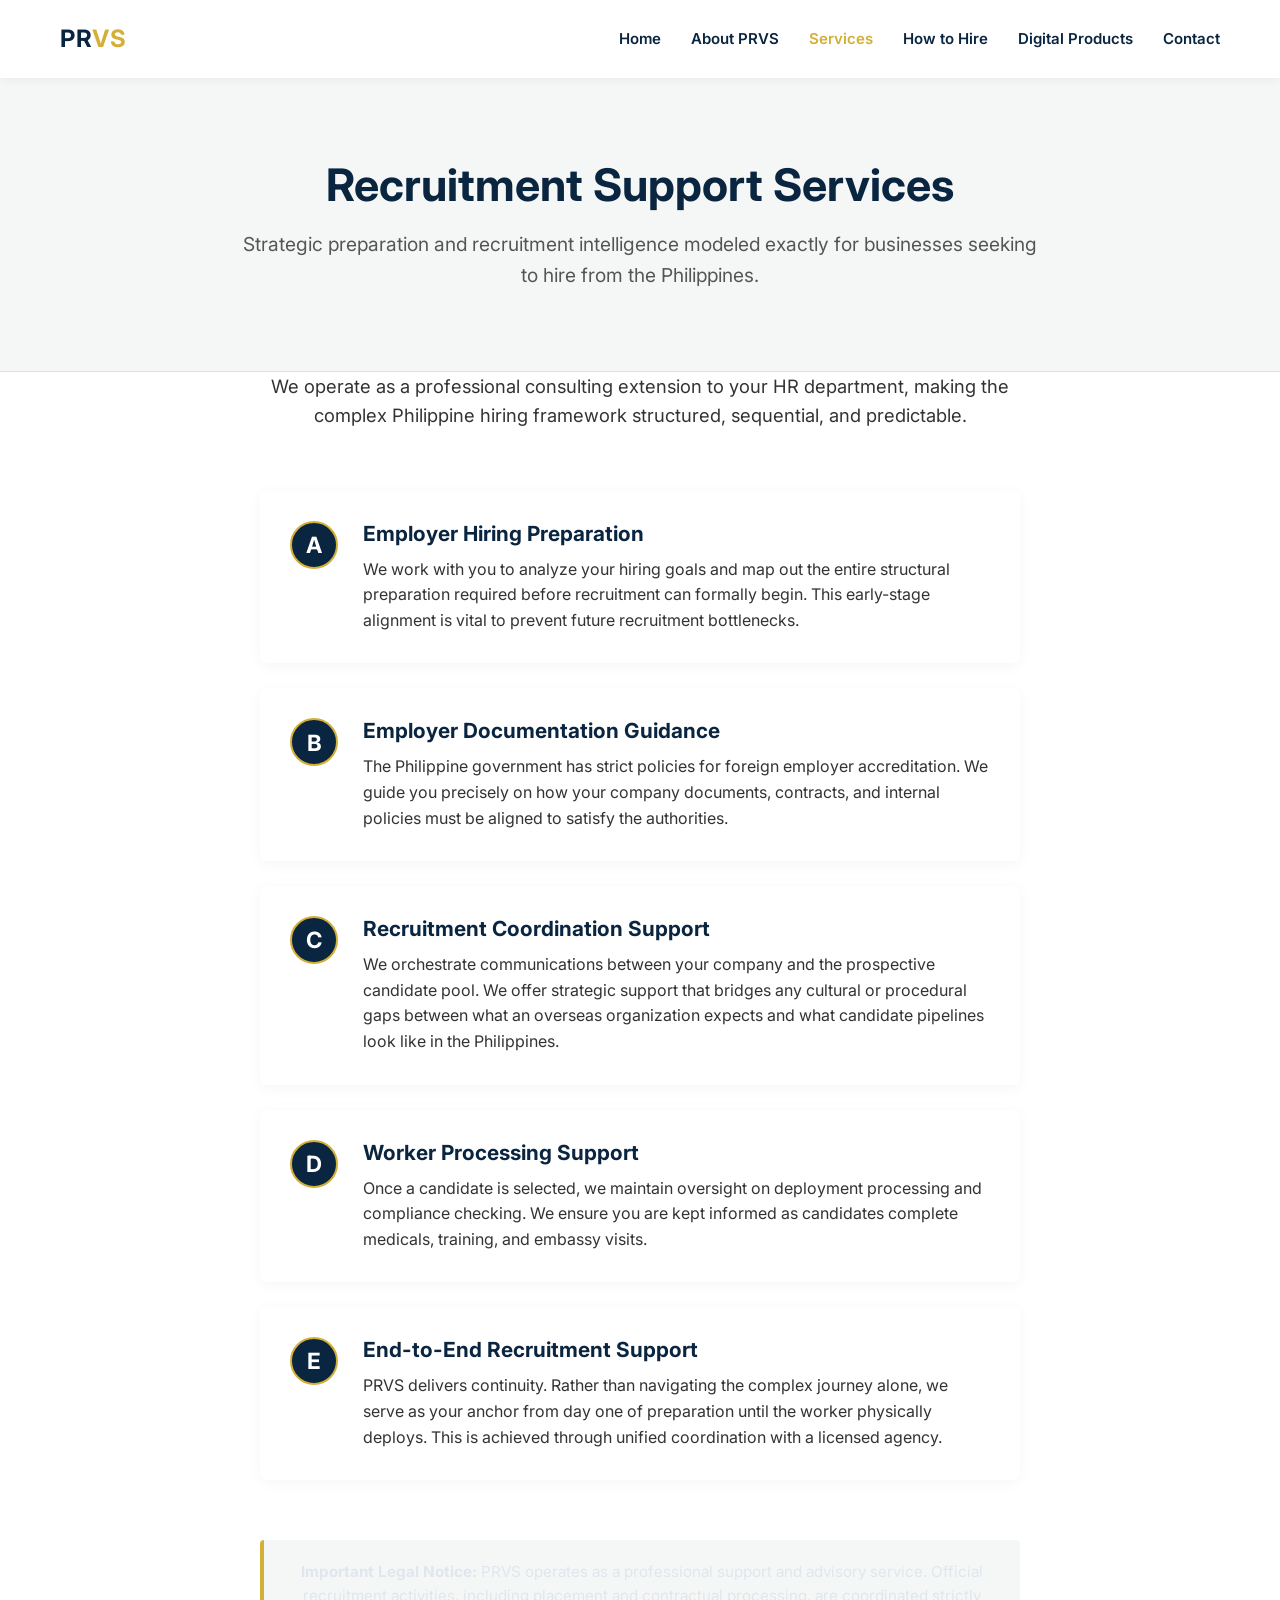
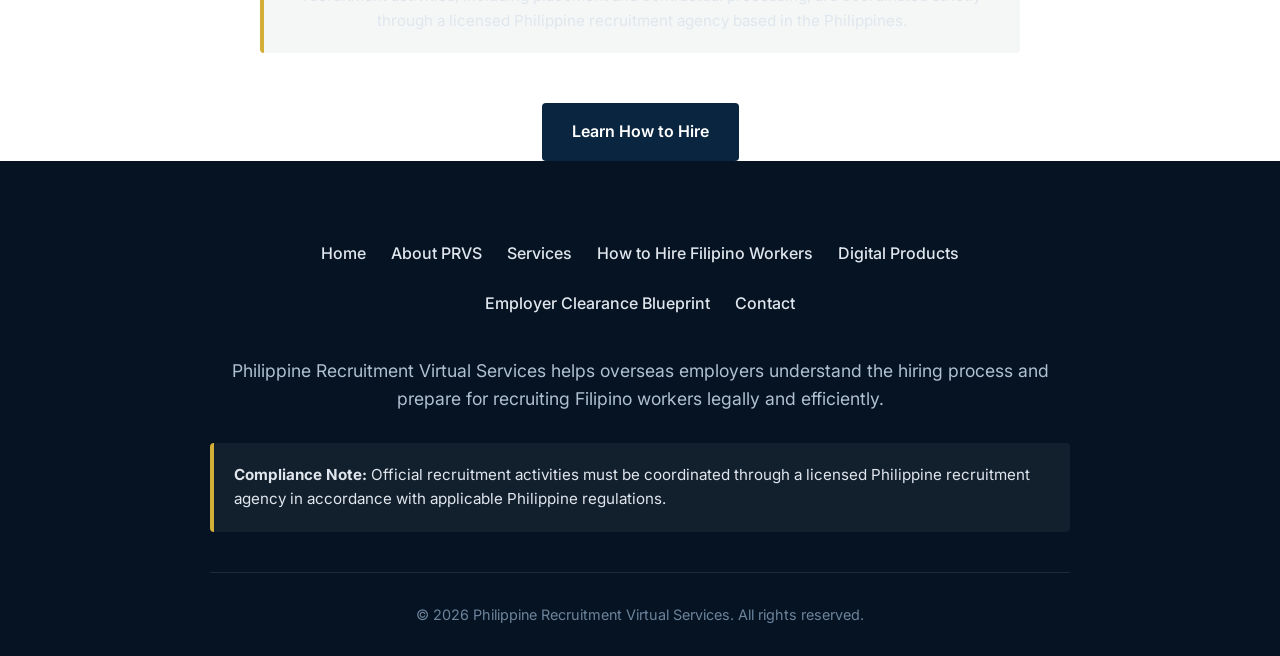
<file: services.html>
<!DOCTYPE html>
<html lang="en">
<head>
    <meta charset="UTF-8">
    <meta name="viewport" content="width=device-width, initial-scale=1.0">
    <title>Services | Philippine Recruitment Virtual Services (PRVS)</title>
    <meta name="description" content="PRVS offers recruitment support services including employer preparation, documentation guidance, and end-to-end recruitment coordination for hiring Filipino workers.">
    <link rel="stylesheet" href="style.css">
    <link href="https://fonts.googleapis.com/css2?family=Inter:wght@300;400;500;600;700&display=swap" rel="stylesheet">
</head>
<body>
    <header>
        <div class="container header-container">
            <a href="index.html" class="logo">PR<span>VS</span></a>
            <nav id="nav-menu">
                <a href="index.html">Home</a>
                <a href="about.html">About PRVS</a>
                <a href="services.html" class="active">Services</a>
                <a href="how-to-hire.html">How to Hire</a>
                <a href="products.html">Digital Products</a>
                <a href="contact.html">Contact</a>
            </nav>
            <button class="menu-toggle" aria-label="Toggle menu">☰</button>
        </div>
    </header>

    <main>
        <!-- Page Header -->
        <section class="page-header">
            <div class="container">
                <h1>Recruitment Support Services</h1>
                <p>Strategic preparation and recruitment intelligence modeled exactly for businesses seeking to hire from the Philippines.</p>
            </div>
        </section>

        <!-- Services Content -->
        <section class="container max-w-800">
            <p style="font-size: 1.15rem; text-align: center; margin-bottom: 60px;">We operate as a professional consulting extension to your HR department, making the complex Philippine hiring framework structured, sequential, and predictable.</p>

            <div class="process-list">
                
                <div class="step-card">
                    <div class="step-num">A</div>
                    <div class="step-content">
                        <h3>Employer Hiring Preparation</h3>
                        <p>We work with you to analyze your hiring goals and map out the entire structural preparation required before recruitment can formally begin. This early-stage alignment is vital to prevent future recruitment bottlenecks.</p>
                    </div>
                </div>

                <div class="step-card">
                    <div class="step-num">B</div>
                    <div class="step-content">
                        <h3>Employer Documentation Guidance</h3>
                        <p>The Philippine government has strict policies for foreign employer accreditation. We guide you precisely on how your company documents, contracts, and internal policies must be aligned to satisfy the authorities.</p>
                    </div>
                </div>

                <div class="step-card">
                    <div class="step-num">C</div>
                    <div class="step-content">
                        <h3>Recruitment Coordination Support</h3>
                        <p>We orchestrate communications between your company and the prospective candidate pool. We offer strategic support that bridges any cultural or procedural gaps between what an overseas organization expects and what candidate pipelines look like in the Philippines.</p>
                    </div>
                </div>

                <div class="step-card">
                    <div class="step-num">D</div>
                    <div class="step-content">
                        <h3>Worker Processing Support</h3>
                        <p>Once a candidate is selected, we maintain oversight on deployment processing and compliance checking. We ensure you are kept informed as candidates complete medicals, training, and embassy visits.</p>
                    </div>
                </div>

                <div class="step-card">
                    <div class="step-num">E</div>
                    <div class="step-content">
                        <h3>End-to-End Recruitment Support</h3>
                        <p>PRVS delivers continuity. Rather than navigating the complex journey alone, we serve as your anchor from day one of preparation until the worker physically deploys. This is achieved through unified coordination with a licensed agency.</p>
                    </div>
                </div>

            </div>

            <div class="compliance-box" style="margin-top: 60px; max-width: 800px; text-align: center; border-color: var(--accent); background-color: var(--bg-alt);">
                <strong>Important Legal Notice:</strong> PRVS operates as a professional support and advisory service. Official recruitment activities, including placement and contractual processing, are coordinated strictly through a licensed Philippine recruitment agency based in the Philippines.
            </div>
            
            <div class="text-center" style="margin-top: 50px;">
                <a href="how-to-hire.html" class="btn btn-primary">Learn How to Hire</a>
            </div>
        </section>
    </main>

    <footer>
        <div class="container footer-container">
            <div class="footer-links">
                <a href="index.html">Home</a>
                <a href="about.html">About PRVS</a>
                <a href="services.html">Services</a>
                <a href="how-to-hire.html">How to Hire Filipino Workers</a>
                <a href="products.html">Digital Products</a>
                <a href="blueprint.html">Employer Clearance Blueprint</a>
                <a href="contact.html">Contact</a>
            </div>
            <p class="footer-statement">Philippine Recruitment Virtual Services helps overseas employers understand the hiring process and prepare for recruiting Filipino workers legally and efficiently.</p>
            <div class="compliance-box">
                <strong>Compliance Note:</strong> Official recruitment activities must be coordinated through a licensed Philippine recruitment agency in accordance with applicable Philippine regulations.
            </div>
            <p class="copyright">&copy; 2026 Philippine Recruitment Virtual Services. All rights reserved.</p>
        </div>
    </footer>
    <script src="app.js"></script>
</body>
</html>
</file>
<file: style.css>
:root {
    --primary: #0A2540;
    --primary-light: #183e68;
    --accent: #D4AF37;
    --accent-hover: #c4a130;
    --text: #333333;
    --text-light: #555555;
    --bg-main: #ffffff;
    --bg-alt: #F4F7F6;
    --border: #e0e0e0;
}

* {
    box-sizing: border-box;
    margin: 0;
    padding: 0;
}

body {
    font-family: 'Inter', -apple-system, BlinkMacSystemFont, "Segoe UI", Roboto, Helvetica, Arial, sans-serif;
    color: var(--text);
    line-height: 1.6;
    background-color: var(--bg-main);
    -webkit-font-smoothing: antialiased;
}

a {
    text-decoration: none;
    color: var(--primary);
    transition: color 0.3s ease;
}

a:hover {
    color: var(--accent);
}

h1, h2, h3, h4 {
    color: var(--primary);
    margin-bottom: 1rem;
    line-height: 1.25;
}

.container {
    width: 100%;
    max-width: 1200px;
    margin: 0 auto;
    padding: 0 20px;
}

/* Header & Nav */
header {
    background-color: var(--bg-main);
    box-shadow: 0 2px 10px rgba(0,0,0,0.05);
    position: sticky;
    top: 0;
    z-index: 1000;
}

.header-container {
    display: flex;
    justify-content: space-between;
    align-items: center;
    padding: 20px;
}

.logo {
    font-size: 24px;
    font-weight: 700;
    color: var(--primary);
    letter-spacing: 0.5px;
}

.logo span {
    color: var(--accent);
}

nav {
    display: flex;
    gap: 30px;
}

nav a {
    font-weight: 600;
    font-size: 15px;
    color: var(--primary);
}

nav a:hover, nav a.active {
    color: var(--accent);
}

.menu-toggle {
    display: none;
    background: none;
    border: none;
    font-size: 26px;
    cursor: pointer;
    color: var(--primary);
}

/* Buttons */
.btn {
    display: inline-block;
    padding: 14px 28px;
    border-radius: 4px;
    font-weight: 600;
    text-align: center;
    cursor: pointer;
    transition: all 0.3s ease;
    border: 2px solid transparent;
    font-size: 16px;
}

.btn-primary {
    background-color: var(--primary);
    color: #fff;
}

.btn-primary:hover {
    background-color: var(--primary-light);
    color: #fff;
    transform: translateY(-2px);
    box-shadow: 0 4px 12px rgba(10, 37, 64, 0.2);
}

.btn-accent {
    background-color: var(--accent);
    color: #fff;
}

.btn-accent:hover {
    background-color: var(--accent-hover);
    color: #fff;
    transform: translateY(-2px);
    box-shadow: 0 4px 12px rgba(212, 175, 55, 0.3);
}

.btn-outline {
    background-color: transparent;
    border-color: #fff;
    color: #fff;
}

.btn-outline:hover {
    background-color: #fff;
    color: var(--primary);
}

/* Hero Section */
.hero {
    background-color: var(--primary);
    color: #fff;
    padding: 120px 20px;
    text-align: center;
    background-image: linear-gradient(135deg, var(--primary) 0%, #0d3052 100%);
}

.hero h1 {
    color: #fff;
    font-size: 3.5rem;
    margin-bottom: 24px;
    max-width: 900px;
    margin-left: auto;
    margin-right: auto;
    font-weight: 700;
}

.hero p {
    font-size: 1.25rem;
    color: #e0e6ed;
    margin-bottom: 40px;
    max-width: 750px;
    margin-left: auto;
    margin-right: auto;
    font-weight: 300;
}

.hero .btn-group {
    display: flex;
    gap: 20px;
    justify-content: center;
    flex-wrap: wrap;
}

/* Page Header */
.page-header {
    background-color: var(--bg-alt);
    padding: 80px 20px;
    text-align: center;
    border-bottom: 1px solid var(--border);
}

.page-header h1 {
    font-size: 2.8rem;
    margin-bottom: 15px;
}
.page-header p {
    font-size: 1.2rem;
    color: var(--text-light);
    max-width: 800px;
    margin: 0 auto;
}

/* General Sections */
section {
    padding: 100px 20px;
}

.bg-alt {
    background-color: var(--bg-alt);
}

.section-title {
    text-align: center;
    font-size: 2.4rem;
    margin-bottom: 50px;
    position: relative;
    padding-bottom: 20px;
}

.section-title::after {
    content: '';
    position: absolute;
    bottom: 0;
    left: 50%;
    transform: translateX(-50%);
    width: 80px;
    height: 4px;
    background-color: var(--accent);
    border-radius: 2px;
}

.text-center {
    text-align: center;
}
.max-w-800 {
    max-width: 800px;
    margin: 0 auto;
}
.mb-30 { margin-bottom: 30px; }
.mb-50 { margin-bottom: 50px; }

/* Grids */
.grid-3 {
    display: grid;
    grid-template-columns: repeat(auto-fit, minmax(320px, 1fr));
    gap: 30px;
}

.grid-2 {
    display: grid;
    grid-template-columns: repeat(auto-fit, minmax(450px, 1fr));
    gap: 50px;
    align-items: center;
}

/* Cards */
.card {
    background: #fff;
    padding: 40px 30px;
    border-radius: 8px;
    box-shadow: 0 5px 20px rgba(0,0,0,0.05);
    border-top: 4px solid var(--accent);
    transition: transform 0.3s ease, box-shadow 0.3s ease;
}

.card:hover {
    transform: translateY(-8px);
    box-shadow: 0 10px 30px rgba(0,0,0,0.08);
}

.card h3 {
    color: var(--primary);
    font-size: 1.4rem;
    margin-bottom: 15px;
}

.card p {
    color: var(--text-light);
}

/* Process Steps */
.process-list {
    max-width: 800px;
    margin: 0 auto;
    display: flex;
    flex-direction: column;
    gap: 25px;
}

.step-card {
    display: flex;
    gap: 25px;
    background: #fff;
    padding: 30px;
    border-radius: 8px;
    box-shadow: 0 3px 15px rgba(0,0,0,0.04);
}

.step-num {
    background-color: var(--primary);
    color: #fff;
    width: 48px;
    height: 48px;
    border-radius: 50%;
    display: flex;
    align-items: center;
    justify-content: center;
    font-size: 1.4rem;
    font-weight: 700;
    flex-shrink: 0;
    border: 2px solid var(--accent);
}

.step-content h3 {
    font-size: 1.3rem;
    margin-bottom: 10px;
}

/* Product Section */
.product-showcase {
    display: flex;
    flex-wrap: wrap;
    gap: 50px;
    align-items: center;
}
.product-image {
    flex: 1;
    min-width: 300px;
    background-color: var(--primary);
    color: #fff;
    padding: 60px 40px;
    border-radius: 12px;
    text-align: center;
    border: 4px solid var(--accent);
    box-shadow: 0 15px 40px rgba(10,37,64,0.15);
}
.product-image h2 {
    color: var(--accent);
    font-size: 2.2rem;
    margin-bottom: 15px;
}
.product-details {
    flex: 1;
    min-width: 300px;
}
.price-tag {
    font-size: 3rem;
    color: var(--primary);
    font-weight: 700;
    margin: 20px 0;
}
.feature-list {
    list-style: none;
    margin-bottom: 30px;
}
.feature-list li {
    padding-left: 30px;
    position: relative;
    margin-bottom: 15px;
    font-size: 1.1rem;
    color: var(--text-light);
}
.feature-list li::before {
    content: '→';
    color: var(--accent);
    position: absolute;
    left: 0;
    font-weight: bold;
}

/* CTA Banner */
.cta-banner {
    background-color: var(--primary);
    color: #fff;
    text-align: center;
    padding: 80px 20px;
    background-image: linear-gradient(135deg, var(--primary) 0%, #0a1f33 100%);
}

.cta-banner h2 {
    color: #fff;
    font-size: 2.5rem;
    margin-bottom: 20px;
}

.cta-banner p {
    font-size: 1.2rem;
    color: #e0e6ed;
    margin-bottom: 40px;
    max-width: 700px;
    margin-left: auto;
    margin-right: auto;
}

/* Contact Form */
.contact-container {
    max-width: 700px;
    margin: 0 auto;
    background: #fff;
    padding: 50px;
    border-radius: 8px;
    box-shadow: 0 10px 30px rgba(0,0,0,0.08);
}
.form-group {
    margin-bottom: 25px;
}
.form-group label {
    display: block;
    font-weight: 600;
    margin-bottom: 8px;
    color: var(--primary);
}
.form-control {
    width: 100%;
    padding: 14px;
    border: 1px solid var(--border);
    border-radius: 4px;
    font-family: inherit;
    font-size: 1rem;
    background-color: #fafafa;
    transition: all 0.3s ease;
}
.form-control:focus {
    outline: none;
    border-color: var(--accent);
    background-color: #fff;
    box-shadow: 0 0 0 3px rgba(212, 175, 55, 0.2);
}
textarea.form-control {
    resize: vertical;
    min-height: 150px;
}

/* Footer */
footer {
    background-color: #051322;
    color: #fff;
    padding: 80px 20px 30px;
}

.footer-container {
    display: flex;
    flex-direction: column;
    align-items: center;
    text-align: center;
    max-width: 900px;
    margin: 0 auto;
}

.footer-links {
    display: flex;
    flex-wrap: wrap;
    gap: 25px;
    justify-content: center;
    margin-bottom: 40px;
}

.footer-links a {
    color: #e0e6ed;
    font-weight: 500;
}

.footer-links a:hover {
    color: var(--accent);
}

.footer-statement {
    font-size: 1.1rem;
    color: #b0c0d0;
    margin-bottom: 30px;
}

.compliance-box {
    background-color: rgba(255,255,255,0.05);
    border-left: 4px solid var(--accent);
    padding: 20px;
    border-radius: 4px;
    color: #e0e6ed;
    font-size: 0.95rem;
    margin-bottom: 40px;
    text-align: left;
}

.copyright {
    border-top: 1px solid rgba(255,255,255,0.1);
    padding-top: 30px;
    width: 100%;
    color: #6c849c;
    font-size: 0.9rem;
}

/* Responsive */
@media (max-width: 900px) {
    .grid-2 { grid-template-columns: 1fr; }
    .hero h1 { font-size: 2.8rem; }
}

@media (max-width: 768px) {
    .menu-toggle { display: block; }
    nav {
        display: none;
        position: absolute;
        top: 70px;
        left: 0;
        right: 0;
        background-color: var(--bg-main);
        flex-direction: column;
        padding: 20px;
        box-shadow: 0 4px 10px rgba(0,0,0,0.1);
        text-align: center;
        border-top: 1px solid var(--border);
    }
    nav.active { display: flex; }
    .hero { padding: 80px 20px; }
    .hero h1 { font-size: 2.2rem; }
    .hero p { font-size: 1.1rem; }
    .page-header h1 { font-size: 2.2rem; }
    .section-title { font-size: 2rem; }
    section { padding: 60px 20px; }
    .step-card { flex-direction: column; text-align: center; align-items: center; gap: 15px; }
}
</file>
